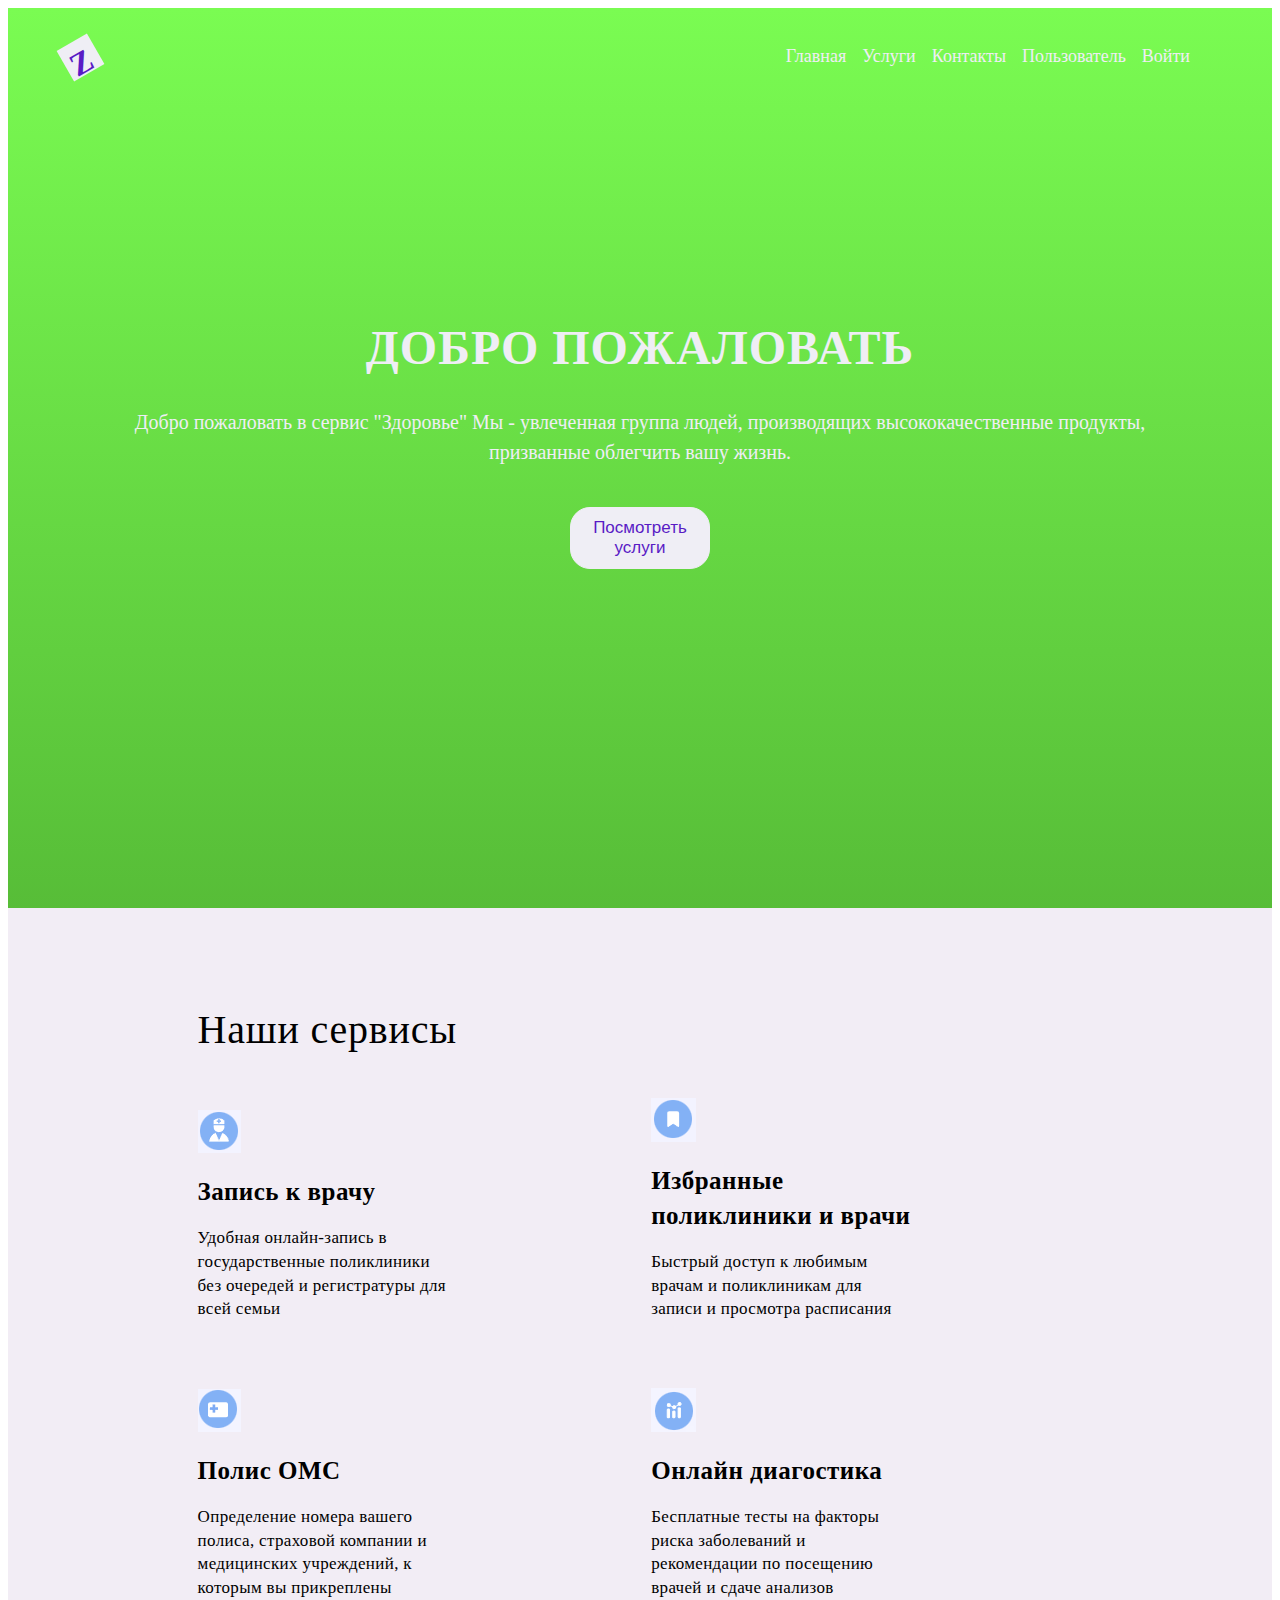
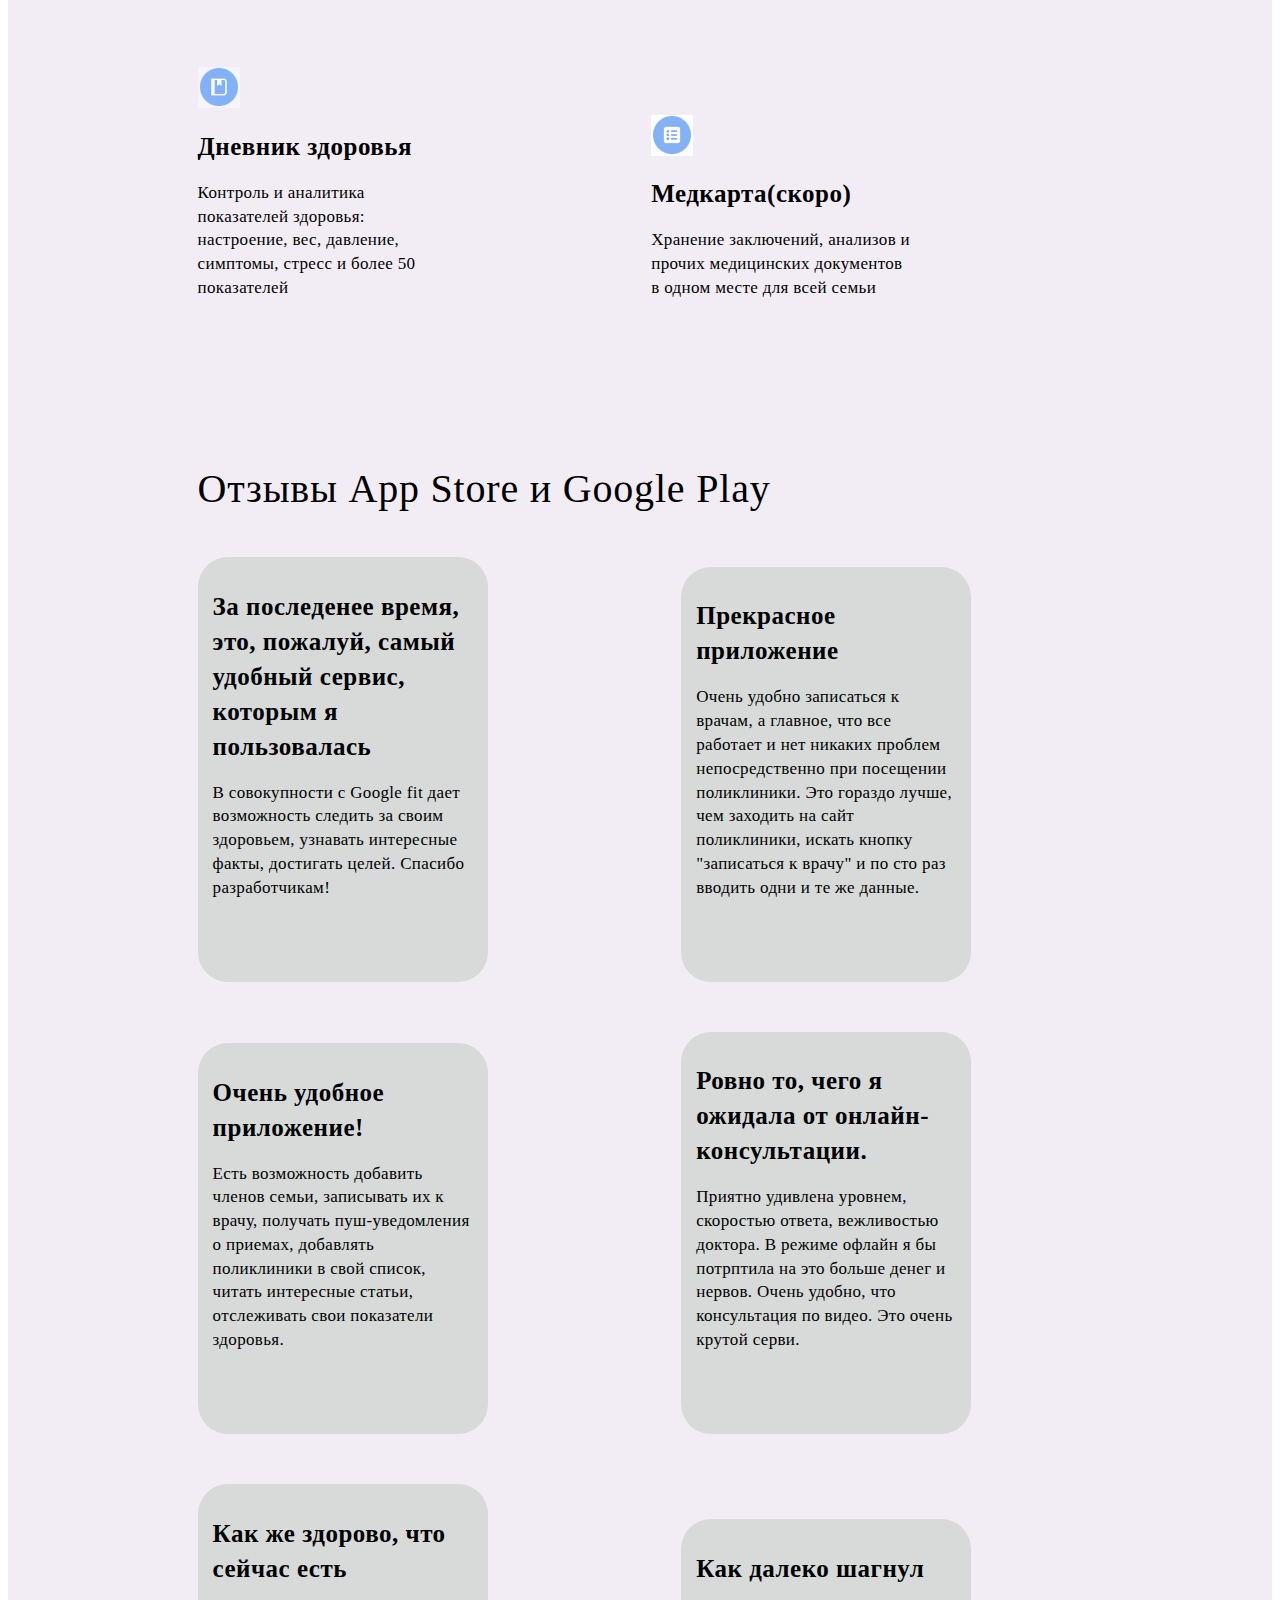
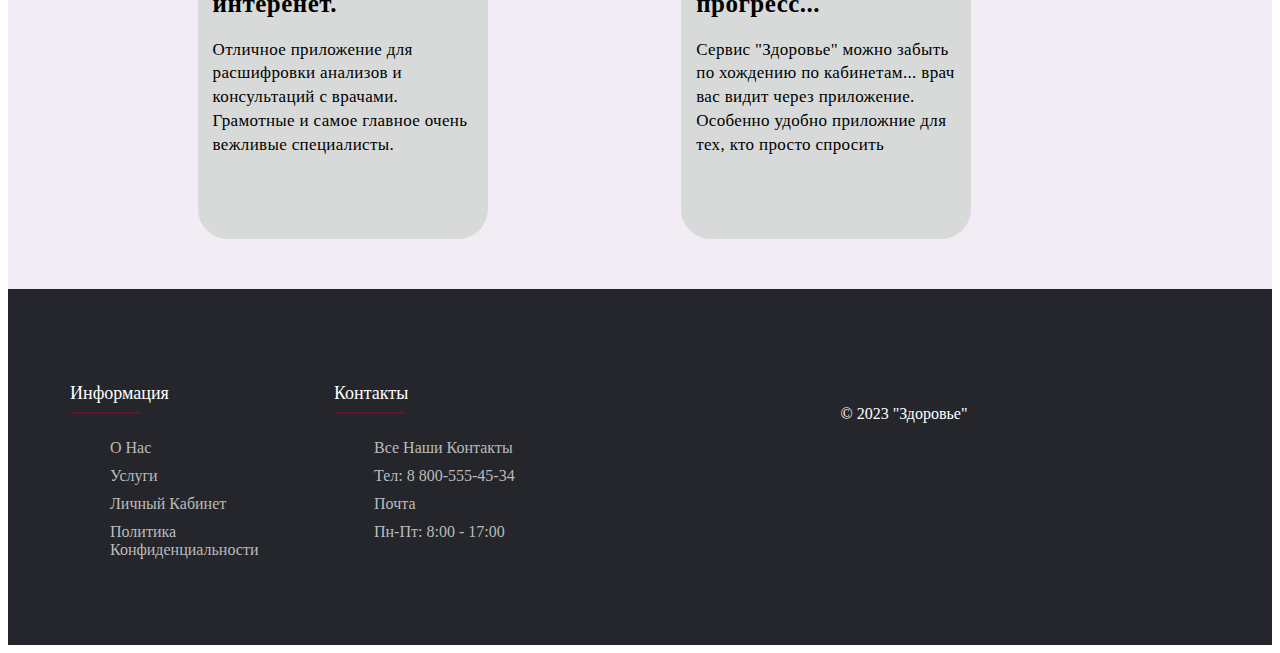
<file: index.html>
<!DOCTYPE html>
<html lang="en">
<head>
    <meta charset="UTF-8">
    <meta http-equiv="X-UA-Compatible" content="IE=edge">
    <meta name="viewport" content="width=device-width, initial-scale=1.0">
    <title>Document</title>
    <link rel="stylesheet" href="./css/zdorovie.css">
    
</head>
<body>
  <section_header>
    <link href="https://fonts.googleapis.com/css?family=Josefin+Sans" rel="stylesheet">
  <div class="container-fluid">
<!-- Background animtion-->
    <div class="background">
       <div class="cube"></div>
       <div class="cube"></div>
       <div class="cube"></div>
       <div class="cube"></div>
      <div class="cube"></div>
    </div>
<!-- header -->
   <header>
     <nav>
        <ul>
           <li><a href="/index.html">Главная</a></li>
            <li><a href="/vxod.html">Услуги</a></li>
            <li><a href="/contacts.html">Контакты</a></li>
            <li><a href="/vxod.html">Пользователь</a></li>
            <li><a href="/vxod.html">Войти</a></li>
         </ul>
       </nav>
<!-- logo -->
      <div class="logo"><span>Z</span></div>
<!-- title & content -->
      <section class="header-content">
         <h1>Добро пожаловать</h1>
        <p>Добро пожаловать в сервис "Здоровье" Мы - увлеченная группа людей, производящих высококачественные продукты,
            <br>призванные облегчить вашу жизнь.</p>
<!--        <button>Узнать больше</button>-->
        <button>Посмотреть услуги</button>
      </section>
    </header>
    </section_header>



  <section class="info">
      <div class="info_title">Наши сервисы</div>
      <div class="info_box">
          <img class="info_icon" src="./img/11.png">
          <h1 class="info_text">Запись к врачу</h1>
          <p class="info_subtext">Удобная онлайн-запись в государственные поликлиники без очередей и регистратуры для всей семьи</p>
      </div>

      <div class="info_box">
          <img class="info_icon" src="./img/22.png">
          <h1 class="info_text">Избранные поликлиники и врачи</h1>
          <p class="info_subtext">Быстрый доступ к любимым врачам и поликлиникам для записи и просмотра расписания</p>
      </div>

      <div class="info_box">
          <img class="info_icon" src="./img/33.png">
          <h1 class="info_text">Полис ОМС</h1>
          <p class="info_subtext">Определение номера вашего полиса, страховой компании и медицинских учреждений, к которым вы прикреплены</p>
      </div>

      <div class="info_box">
          <img class="info_icon" src="./img/44.png">
          <h1 class="info_text">Онлайн диагостика</h1>
          <p class="info_subtext">Бесплатные тесты на факторы риска заболеваний и рекомендации по посещению врачей и сдаче анализов</p>
      </div>

      <div class="info_box">
          <img class="info_icon" src="./img/55.png">
          <h1 class="info_text">Дневник здоровья</h1>
          <p class="info_subtext">Контроль и аналитика показателей здоровья: настроение, вес, давление, симптомы, стресс и более 50 показателей</p>
      </div>

      <div class="info_box">
          <img class="info_icon" src="./img/66.png">
          <h1 class="info_text">Медкарта(скоро)</h1>
          <p class="info_subtext">Хранение заключений, анализов и прочих медицинских документов в одном месте для всей семьи</p>
      </div>
  </section>


  <section class="info1">
      <div class="info_title1">Отзывы App Store и Google Play</div>

      <div class="info_box1">
          <h1 class="info_text1">За последенее время, это, пожалуй, самый удобный сервис, которым я пользовалась</h1>
          <p class="info_subtext1">В совокупности с Google fit дает возможность следить за своим здоровьем, узнавать интересные факты, достигать целей. Спасибо разработчикам!</p>
      </div>

      <div class="info_box1">
          <h1 class="info_text1">Прекрасное приложение</h1>
          <p class="info_subtext1">Очень удобно записаться к врачам, а главное, что все работает и нет никаких проблем непосредственно при посещении поликлиники. Это гораздо лучше, чем заходить на сайт поликлиники, искать кнопку "записаться к врачу" и по сто раз вводить одни и те же данные.</p>
      </div>

      <div class="info_box1">
          <h1 class="info_text1">Очень удобное приложение!</h1>
          <p class="info_subtext1">Есть возможность добавить членов семьи, записывать их к врачу, получать пуш-уведомления о приемах, добавлять поликлиники в свой список, читать интересные статьи, отслеживать свои показатели здоровья.</p>
      </div>

      <div class="info_box1">
          <h1 class="info_text1">Ровно то, чего я ожидала от онлайн-консультации.</h1>
          <p class="info_subtext1">Приятно удивлена уровнем, скоростью ответа, вежливостью доктора. В режиме офлайн я бы потрптила на это больше денег и нервов. Очень удобно, что консультация по видео. Это очень крутой серви.</p>
      </div>

      <div class="info_box1">
          <h1 class="info_text1">Как же здорово, что сейчас есть интеренет. </h1>
          <p class="info_subtext1">Отличное приложение для расшифровки анализов и консультаций с врачами. Грамотные и самое главное очень вежливые специалисты.</p>
      </div>

      <div class="info_box1">
          <h1 class="info_text1">Как далеко шагнул прогресс...</h1>
          <p class="info_subtext1">Сервис "Здоровье" можно забыть по хождению по кабинетам... врач вас видит через приложение. Особенно удобно приложние для тех, кто просто спросить</p>
      </div>
  </section>



  <footer class="footer">
  <div class="container">
   <div class="row">
     <div class="footer-col">
       <h4>Информация</h4>
       <ul>
         <li><a href="#">О нас</a></li>
         <li><a href="#">Услуги</a></li>
         <li><a href="#">Личный кабинет</a></li>
         <li><a href="#">Политика конфиденциальности</a></li>
       </ul>
     </div>
     
     <div class="footer-col">
      <h4>Контакты</h4>
      <ul>
          <li><a href="#">Все наши контакты</a></li>
          <li><a href="#">Тел: 8 800-555-45-34</a></li>
          <li><a href="#">Почта</a></li>
          <li><a href="#">Пн-Пт: 8:00 - 17:00</a></li>
      </ul>
      </div>
      <p class="footer_footer">© 2023 "Здоровье"</p>
    </div>
  </div>
</footer>
    
</body>
</html>
</file>
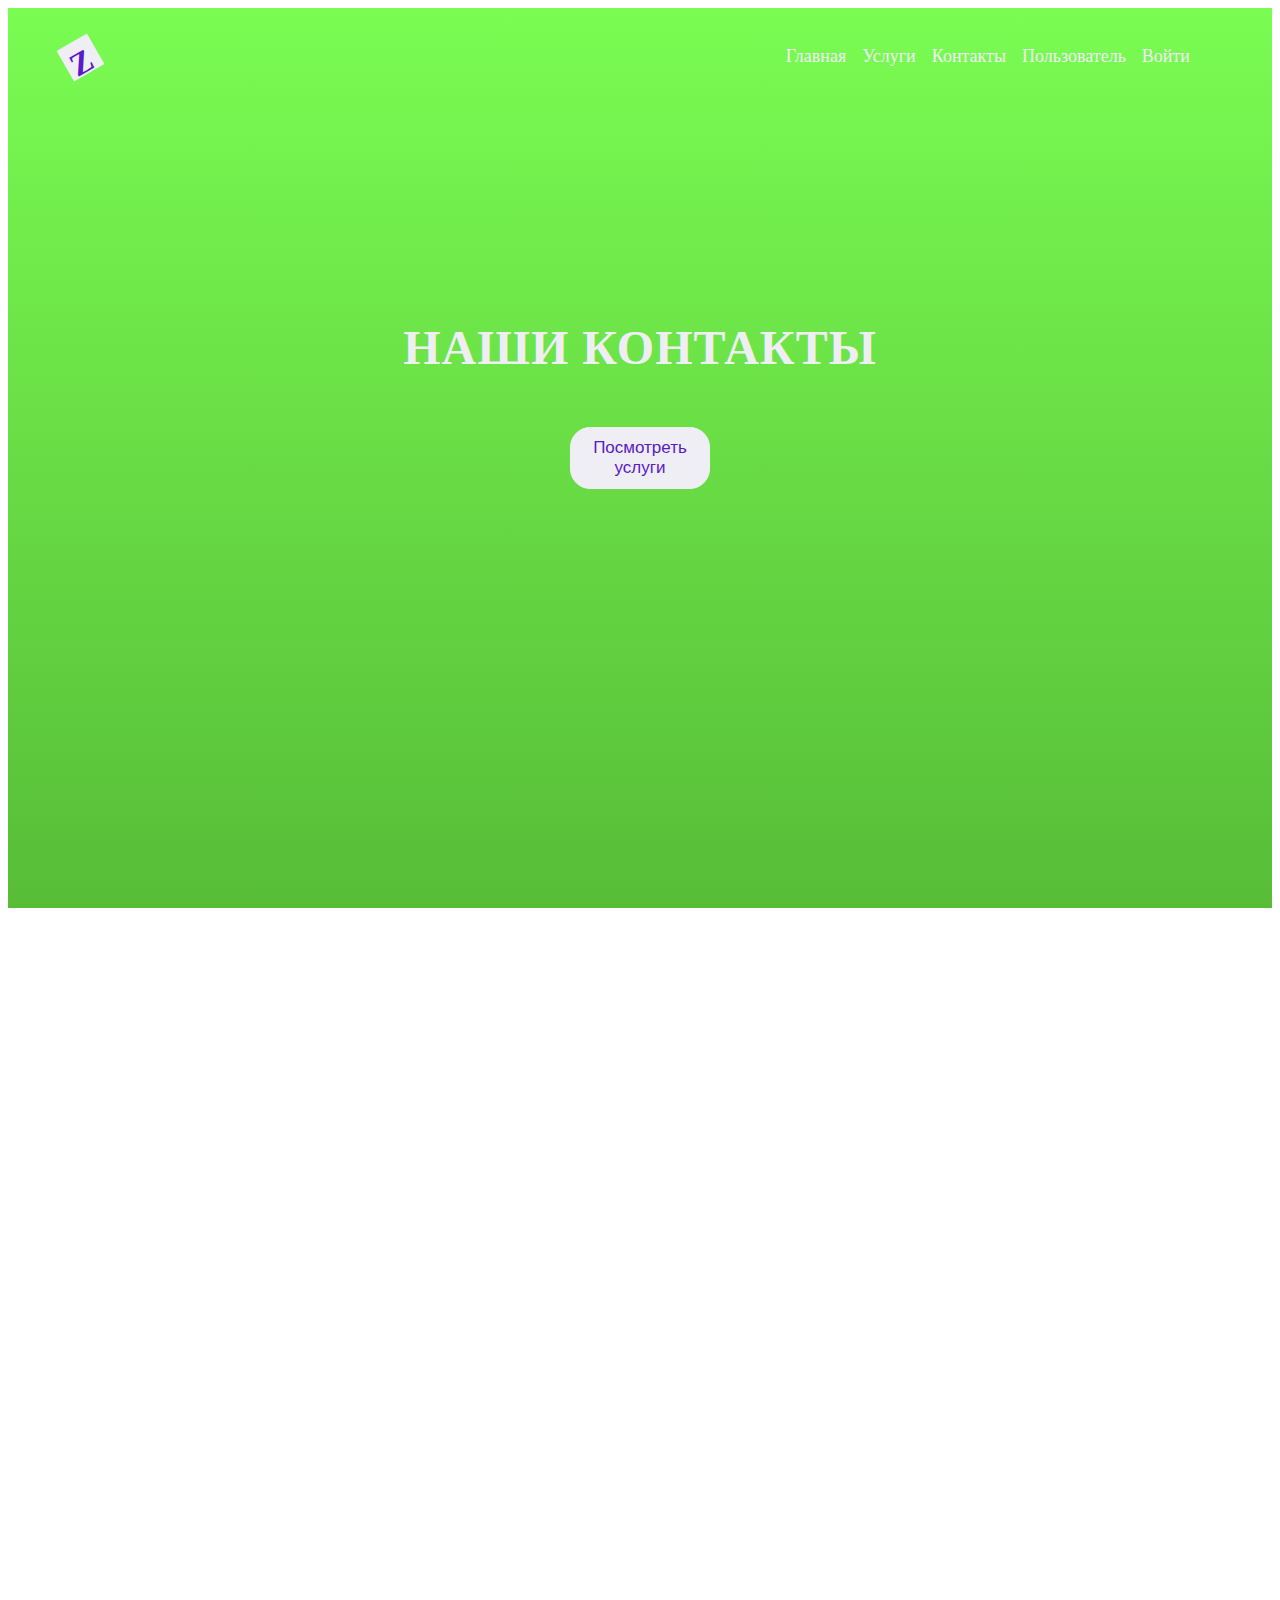
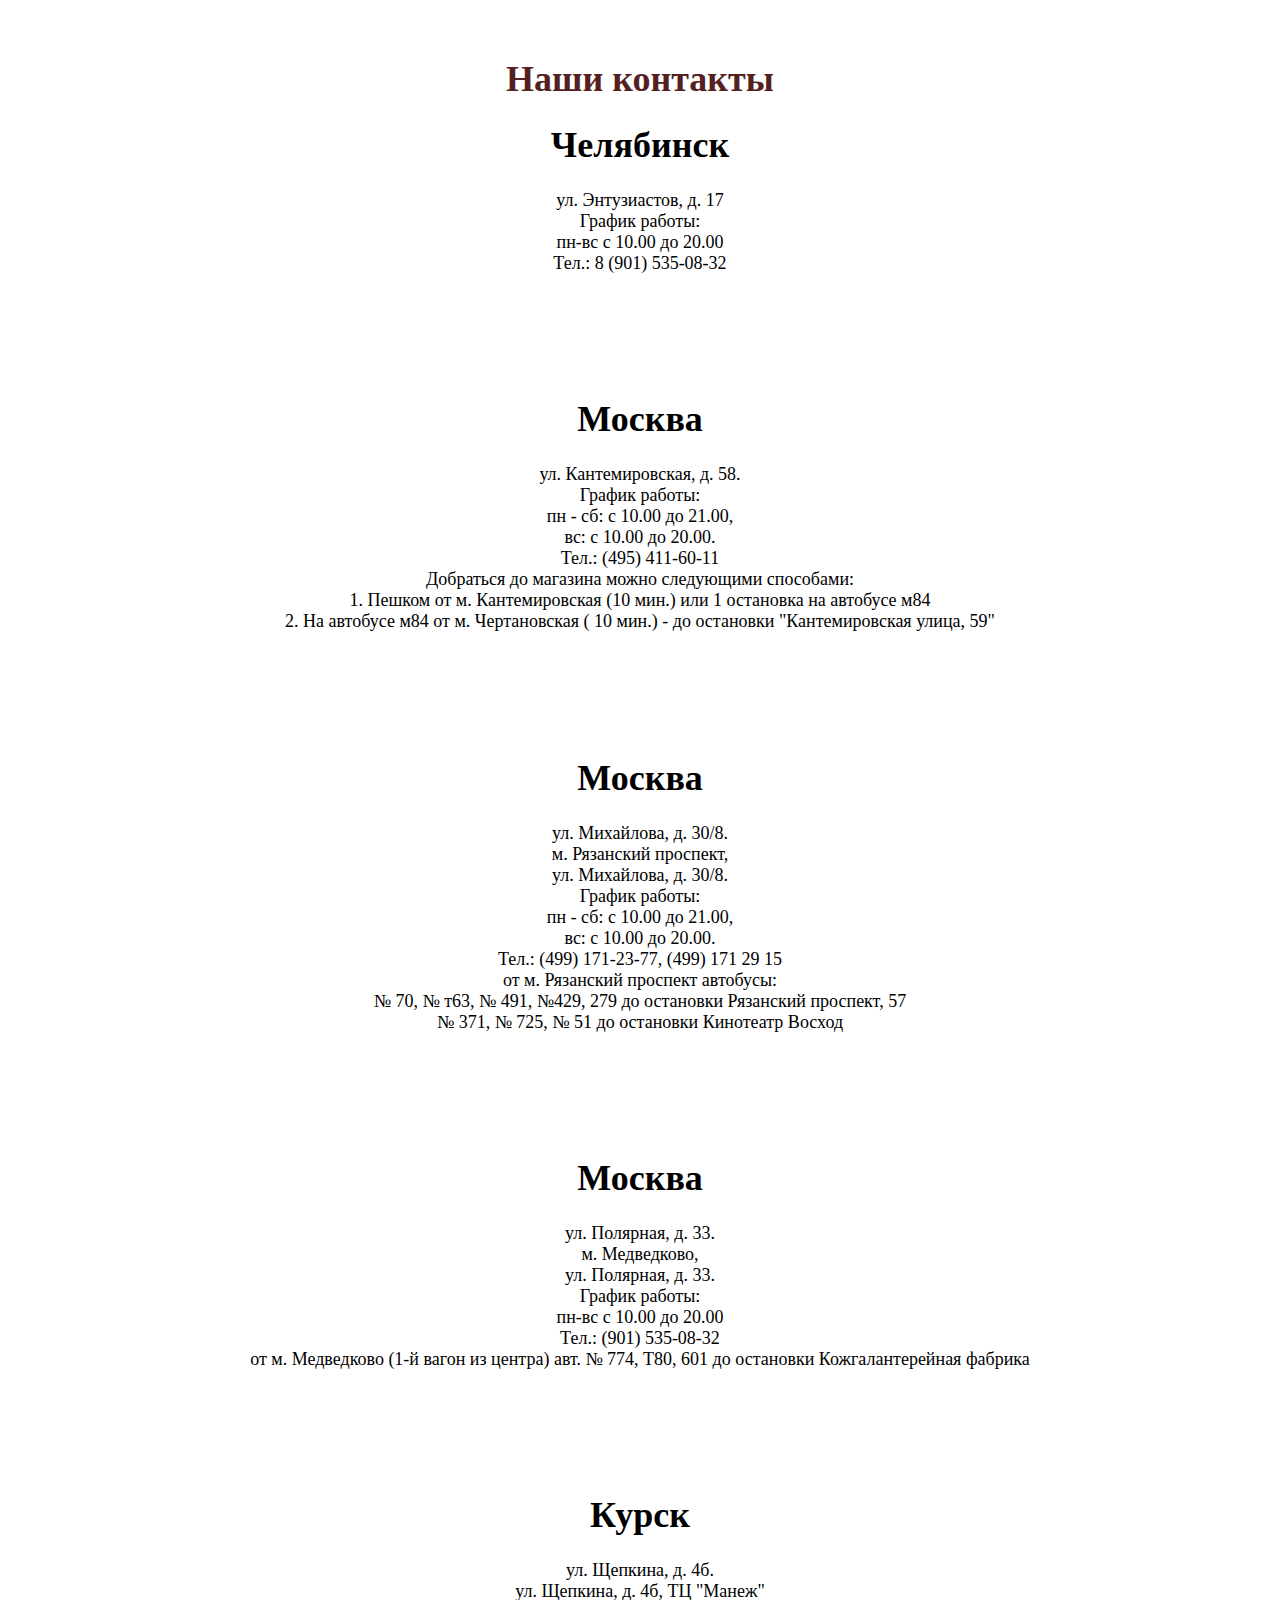
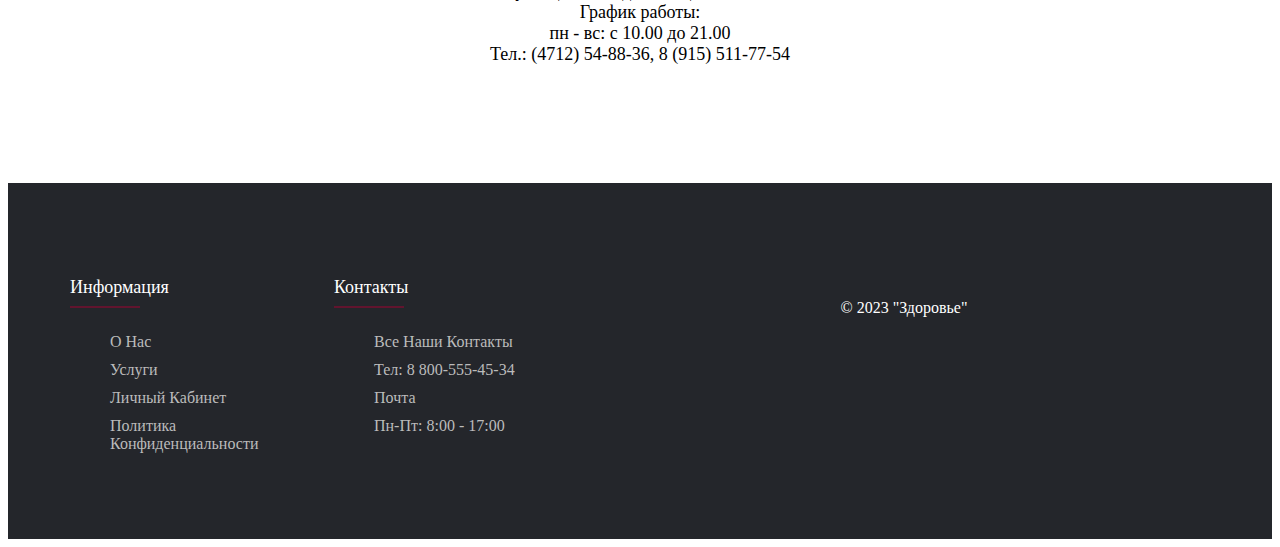
<file: contacts.html>
<!DOCTYPE html>
<html lang="en">
<head>
    <meta charset="UTF-8">
    <meta http-equiv="X-UA-Compatible" content="IE=edge">
    <meta name="viewport" content="width=device-width, initial-scale=1.0">
    <title>Document</title>
    <link rel="stylesheet" href="css/zdorovie.css">
    <link rel="stylesheet" href="css/contacts.css">
</head>
<body>
    <container_header>
        <link href="https://fonts.googleapis.com/css?family=Josefin+Sans" rel="stylesheet">
      <div class="container-fluid">
    <!-- Background animtion-->
        <div class="background">
           <div class="cube"></div>
           <div class="cube"></div>
           <div class="cube"></div>
           <div class="cube"></div>
          <div class="cube"></div>
        </div>
    <!-- header -->
       <header>
         <nav>
            <ul>
               <li><a href="/index.html">Главная</a></li>
                <li><a href="/services.html">Услуги</a></li>
                <li><a href="/contacts.html">Контакты</a></li>
                <li><a href="/vxod.html">Пользователь</a></li>
                <li><a href="/vxod.html">Войти</a></li>
             </ul>
           </nav>
    <!-- logo -->
          <div class="logo"><span>Z</span></div>
    <!-- title & content -->
          <section class="header-content">
             <h1>Наши контакты</h1>
            <button>Посмотреть услуги</button>
          </section>
      </header>
    </container_header>

    <iframe class="contacts_card" src="https://www.google.com/maps/embed?pb=!1m18!1m12!1m3!1d2279.84061779648!2d61.375747615637785!3d55.151067745706264!2m3!1f0!2f0!3f0!3m2!1i1024!2i768!4f13.1!3m3!1m2!1s0x43c592bca4138d33%3A0x8c18120651f56d0f!2z0YPQuy4g0K3QvdGC0YPQt9C40LDRgdGC0L7QsiwgMTcsINCn0LXQu9GP0LHQuNC90YHQuiwg0KfQtdC70Y_QsdC40L3RgdC60LDRjyDQvtCx0LsuLCA0NTQwMjA!5e0!3m2!1saz!2sru!4v1678530935014!5m2!1saz!2sru" width="600" height="450" style="border:0;" allowfullscreen="" loading="lazy" referrerpolicy="no-referrer-when-downgrade"></iframe>

    <section class="contacts">
        <div class="contacts_text">
            <h1 class="contacts_title1">Наши контакты</h1>
            <h1 class="contacts_title">Челябинск</h1>
            <p class="contacts_subtitle">ул. Энтузиастов, д. 17 <br>

                График работы: <br>
                пн-вс с 10.00 до 20.00 <br>

                Тел.: 8 (901) 535-08-32
                </p>
        </div>

        <div class="contacts_text">
            <h1 class="contacts_title">Москва</h1>
            <p class="contacts_subtitle">ул. Кантемировская, д. 58.<br>

                График работы: <br>
                пн - сб: с 10.00 до 21.00, <br>
                вс: с 10.00 до 20.00. <br>
                
                Тел.: (495) 411-60-11<br>
                Добраться до магазина можно следующими способами:<br>
                
                1. Пешком от м. Кантемировская (10 мин.) или 1 остановка на автобусе м84<br>
                
                2. На автобусе м84 от м. Чертановская ( 10 мин.) - до остановки "Кантемировская улица, 59"
                
                </p>
        </div>

        <div class="contacts_text">
            <h1 class="contacts_title">Москва</h1>
            <p class="contacts_subtitle">ул. Михайлова, д. 30/8.<br>

                м. Рязанский проспект, <br>
                ул. Михайлова, д. 30/8.<br>

                График работы: <br>
                пн - сб: с 10.00 до 21.00,<br>
                вс: с 10.00 до 20.00. <br>

                Тел.: (499) 171-23-77, (499) 171 29 15<br>
                от м. Рязанский проспект автобусы:<br>

                № 70, № т63, № 491, №429, 279 до  остановки Рязанский проспект, 57
                <br>
                № 371, № 725, № 51 до остановки Кинотеатр Восход
                </p>
        </div>

        <div class="contacts_text">
            <h1 class="contacts_title">Москва</h1>
            <p class="contacts_subtitle">ул. Полярная, д. 33. <br>

                м. Медведково, <br>
                ул. Полярная, д. 33. <br>

                График работы: <br>
                пн-вс с 10.00 до 20.00 <br>

                Тел.: (901) 535-08-32<br>
                от м. Медведково (1-й вагон из центра) авт. № 774, Т80, 601 до остановки Кожгалантерейная фабрика
                </p>
        </div>

        <div class="contacts_text">
            <h1 class="contacts_title">Курск</h1>
            <p class="contacts_subtitle">ул. Щепкина, д. 4б. <br>

                ул. Щепкина, д. 4б, ТЦ "Манеж"<br>

                График работы: <br>
                пн - вс: с 10.00 до 21.00<br>

                Тел.: (4712) 54-88-36, 8 (915) 511-77-54<br>
            </p>
        </div>

        <!-- <div class="tel">
        <div class="contacts_tel"> -->
            <!-- <h1 class="contacts_tel_text">Контакты</h1> -->
            <!-- <p class="contacts_tel_title">Приемная генерального директора</p>
            <p class="contacts_tel_subtitle">+7 (351) 749-56-01 (доб. 101)</p>
        </div>

        <div class="contacts_tel">
            <p class="contacts_tel_title">Отдел продаж</p>
            <p class="contacts_tel_subtitle">+7 (351) 749 56 01 (доб. 109, 206, 204)</p>
        </div>

        <div class="contacts_tel">
            <p class="contacts_tel_title">Отдел снабжения</p>
            <p class="contacts_tel_subtitle">+7 (351) 749 56 01 (доб. 112, 294, 235)</p>
        </div>

        <div class="contacts_tel">
            <p class="contacts_tel_title">Отдел качества</p>
            <p class="contacts_tel_subtitle">+7 (351) 749 56 01 (доб. 126, 375, 447)</p>
        </div>

        <div class="contacts_tel">
            <p class="contacts_tel_title">Отдел внешнеэкономической деятельности</p>
            <p class="contacts_tel_subtitle">+7 (351) 749 56 01 (доб. 129, 392)</p>
        </div>

        <div class="contacts_tel">
            <p class="contacts_tel_title">Автотранспортное хозяйство</p>
            <p class="contacts_tel_subtitle">+7 (351) 749 56 01 (доб. 123, 122)</p>
        </div>

        <div class="contacts_tel">
            <p class="contacts_tel_title">Отдел по охране труда и пожарной безопасности</p>
            <p class="contacts_tel_subtitle">+7 (351) 749 56 01 (доб. 406, 421)</p>
        </div>

        <div class="contacts_tel">
            <p class="contacts_tel_title">Отдел по экологической и хозяйственной деятельности</p>
            <p class="contacts_tel_subtitle">+7 (351) 749 56 01 (доб. 405)</p>
        </div>

        <div class="contacts_tel">
            <p class="contacts_tel_title">Отдел информационных технологий</p>
            <p class="contacts_tel_subtitle">+7 (351) 749 56 01 (доб. 444, 311, 211)</p>
        </div>

        <div class="contacts_tel">
            <p class="contacts_tel_title">Отдел по развитию ассортимента</p>
            <p class="contacts_tel_subtitle">+7 (351) 749 56 01 (доб. 404, 106, 202)</p>
        </div>

        <div class="contacts_tel">
            <p class="contacts_tel_title">Отдел рекламы</p>
            <p class="contacts_tel_subtitle">+7 (351) 749 56 01 (доб. 434, 433, 166, 130)</p>
        </div>

        <div class="contacts_tel">
            <p class="contacts_tel_title">Отдел по сопровождению розничной торговли</p>
            <p class="contacts_tel_subtitle">+7 (351) 749 56 01 (доб. 410, 458, 396)</p>
        </div>

        <div class="contacts_tel">
            <p class="contacts_tel_title">Отдел труда и заработной платы</p>
            <p class="contacts_tel_subtitle">+7 (351) 749 56 01 (доб. 407, 257, 397)</p>
        </div>

        <div class="contacts_tel">
            <p class="contacts_tel_title">Отдел кадров</p>
            <p class="contacts_tel_subtitle">+7 (351) 749 56 01 (доб. 117, 500, 343)</p>
        </div>

        <div class="contacts_tel">
            <p class="contacts_tel_title">Бухгалтерия</p>
            <p class="contacts_tel_subtitle">+7 (351) 749 56 01 (доб. 127, 159, 162, 269)</p>
        </div>
        </div> -->

    </section>


    <footer class="footer">
  <div class="container">
   <div class="row">
     <div class="footer-col">
       <h4>Информация</h4>
       <ul>
         <li><a href="about.html">О нас</a></li>
         <li><a href="catalog.html">Услуги</a></li>
         <li><a href="#">Личный кабинет</a></li>
         <li><a href="#">Политика конфиденциальности</a></li>
       </ul>
     </div>
     
     <div class="footer-col">
      <h4>Контакты</h4>
      <ul>
          <li><a href="#">Все наши контакты</a></li>
          <li><a href="#">Тел: 8 800-555-45-34</a></li>
          <li><a href="#">Почта</a></li>
          <li><a href="#">Пн-Пт: 8:00 - 17:00</a></li>
      </ul>
      </div>
      <p class="footer_footer">© 2023 "Здоровье"</p>
    </div>
  </div>
</footer>
    
</body>
</html>
</file>
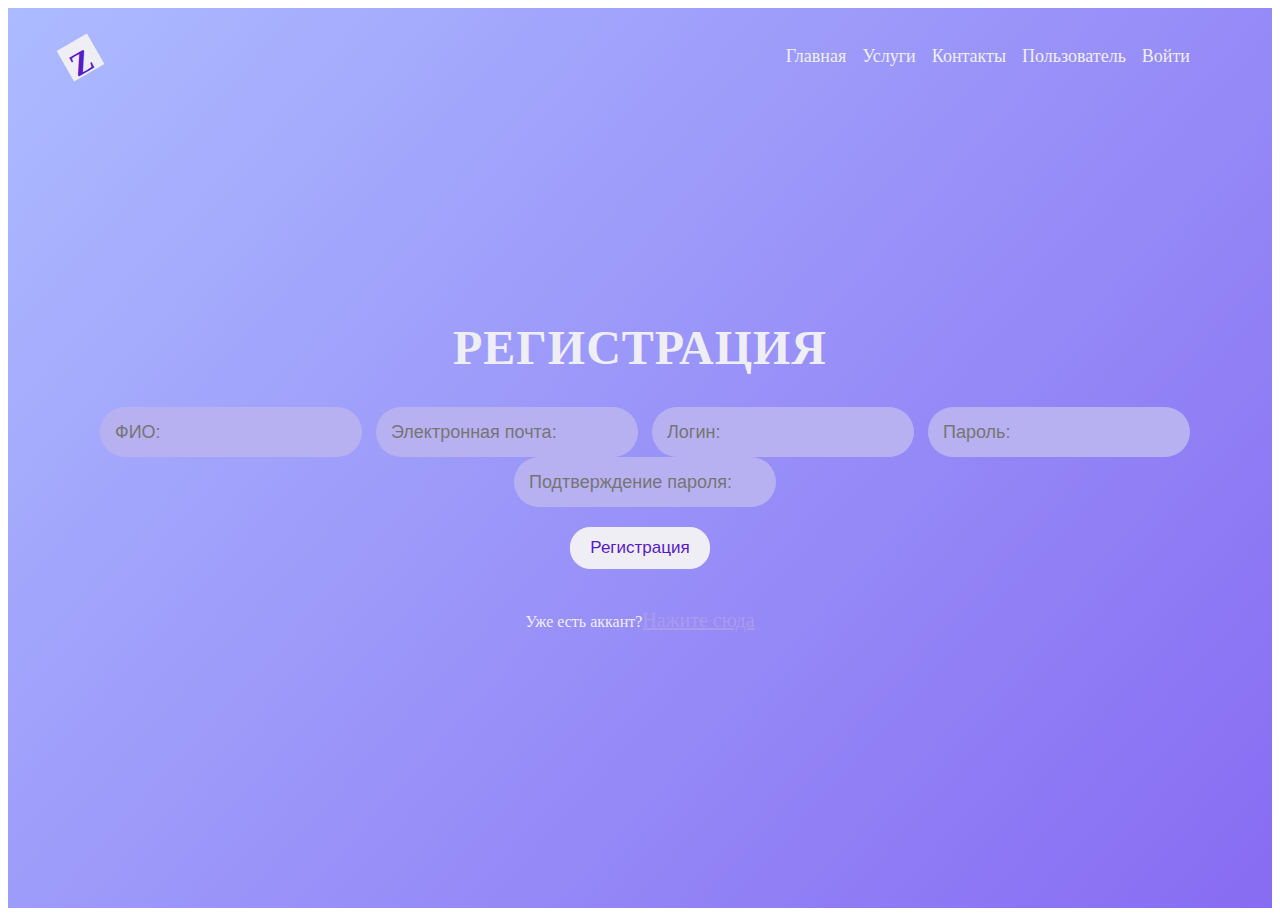
<file: regictr.html>
<!DOCTYPE html>
<html lang="en">
<head>
    <meta charset="UTF-8">
    <meta http-equiv="X-UA-Compatible" content="IE=edge">
    <meta name="viewport" content="width=device-width, initial-scale=1.0">
    <title>Document</title>
    <link rel="stylesheet" href="./css/registr.css">
</head>
<body>
    <container_header_vxod>
        <link href="https://fonts.googleapis.com/css?family=Josefin+Sans" rel="stylesheet">
      <div class="container-fluid">
    <!-- Background animtion-->
        <div class="background">
           <div class="cube"></div>
           <div class="cube"></div>
           <div class="cube"></div>
           <div class="cube"></div>
          <div class="cube"></div>
        </div>
    <!-- header -->
       <header>
         <nav>
            <ul>
               <li><a href="/index.html">Главная</a></li>
                <li><a href="/services.html">Услуги</a></li>
                <li><a href="/contacts.html">Контакты</a></li>
                <li><a href="/vxod.html">Пользователь</a></li>
                <li><a href="/vxod.html">Войти</a></li>
             </ul>
           </nav>
    <!-- logo -->
          <div class="logo"><span>Z</span></div>
    <!-- title & content -->
          <section class="header-content">
             <h1>Регистрация</h1>
            <div id="wrapper">
                <form class="fform" method="POST" action="/api/coresite/register.php" autocomplete="off">

                    <input class="form" type="text" name="name" placeholder="ФИО:" required>

                    <input class="form" type="email" name="email" placeholder="Электронная почта:" required>

                    <input class="form" type="text" name="login" placeholder="Логин:" required>

                    <input class="form" type="password" name="password" placeholder="Пароль:" required>

                    <input class="form" type="password" name="confirm_password" placeholder="Подтверждение пароля:" required>
                    <br><button type="submit" name="register">Регистрация</button>
                </form>
                <p>Уже есть аккант?<a href="/vxod2.html">Нажите сюда</a></p>
            </div>
          </section>
      </header>
    </container_header_vxod>




    
</body>
</html>
</file>
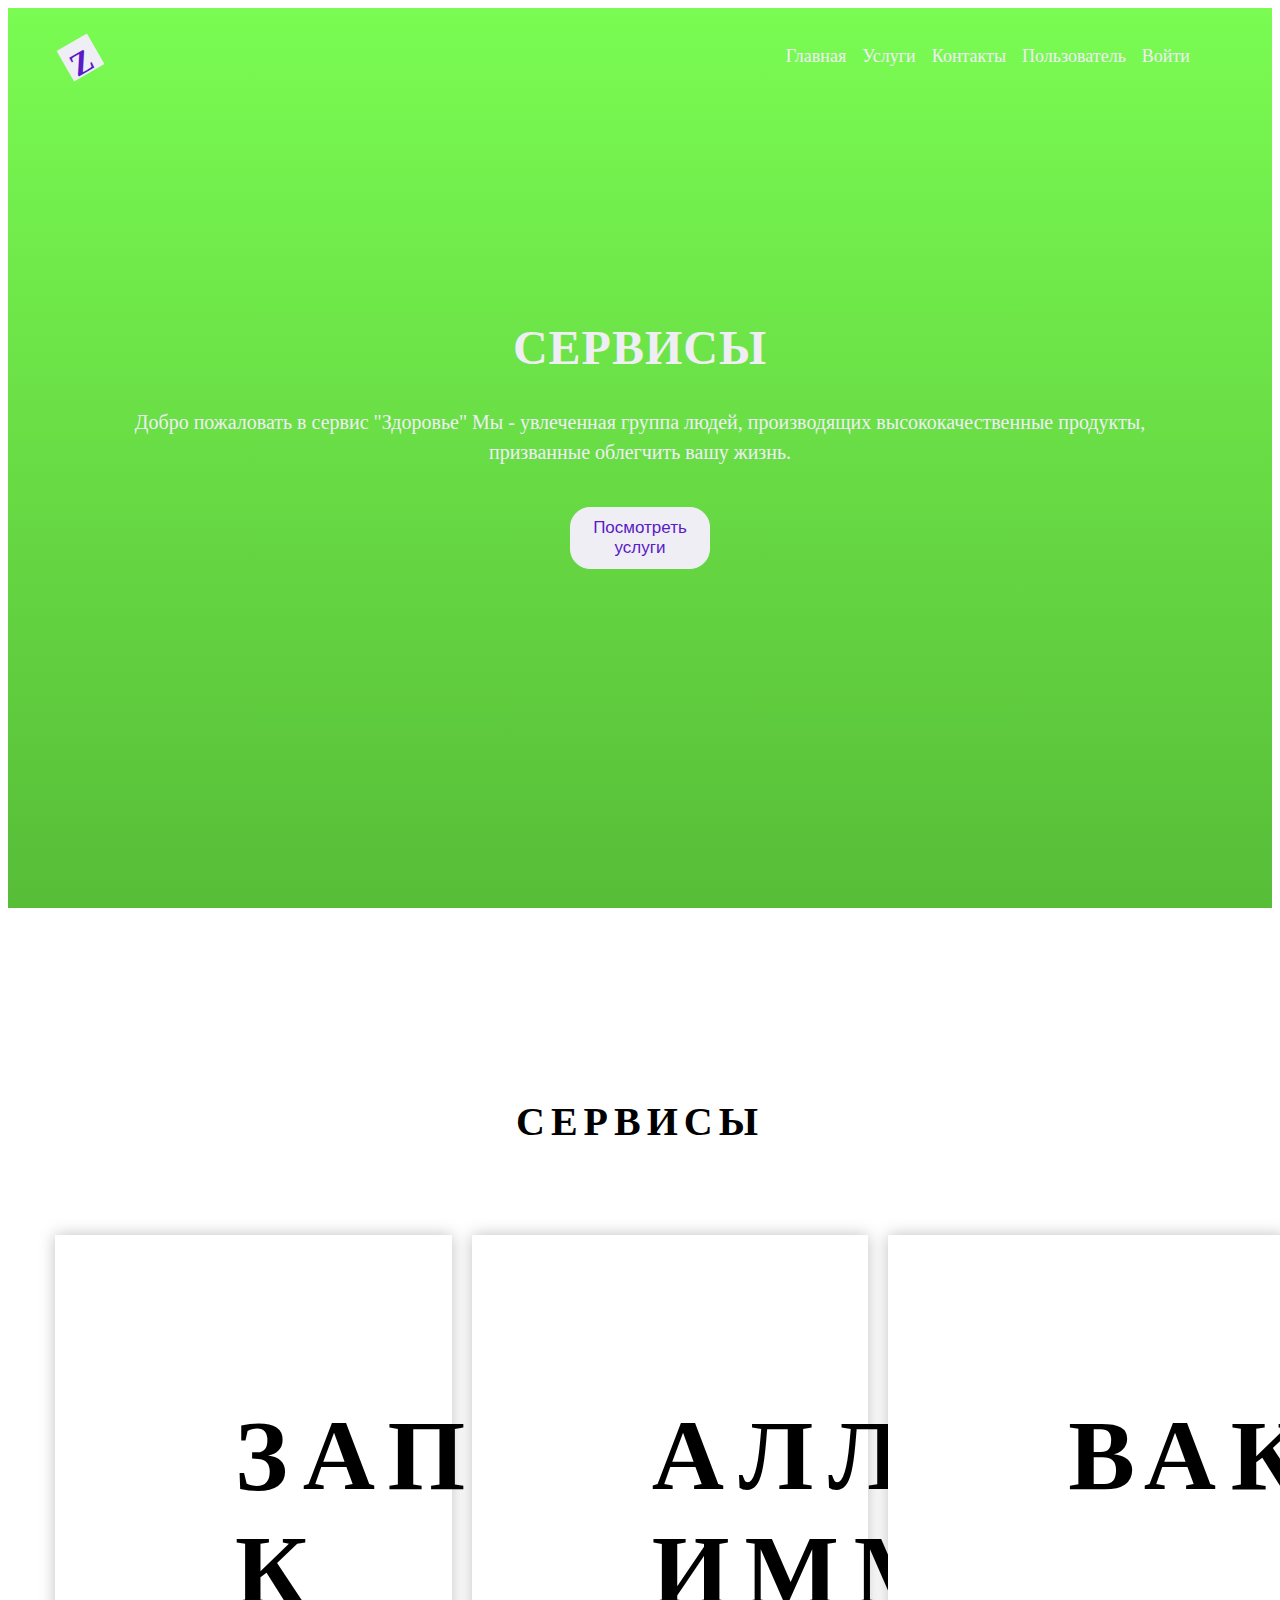
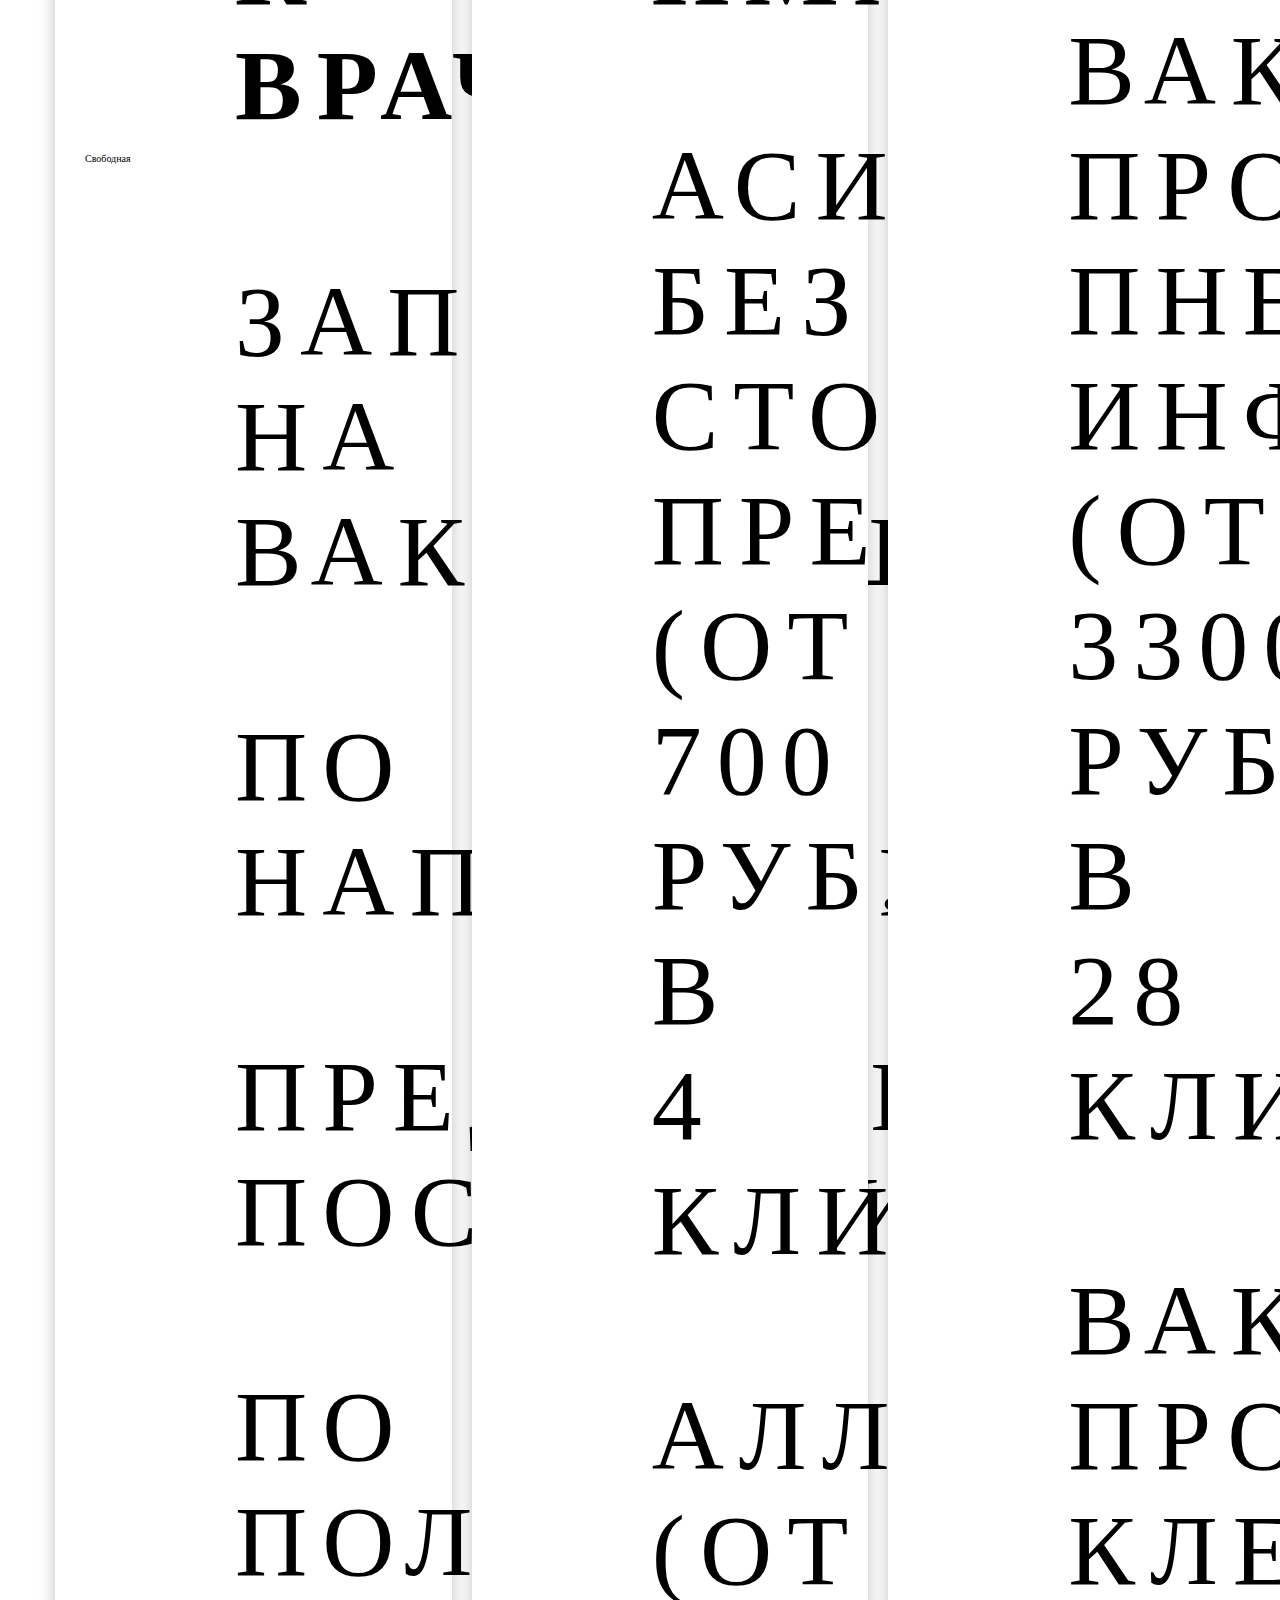
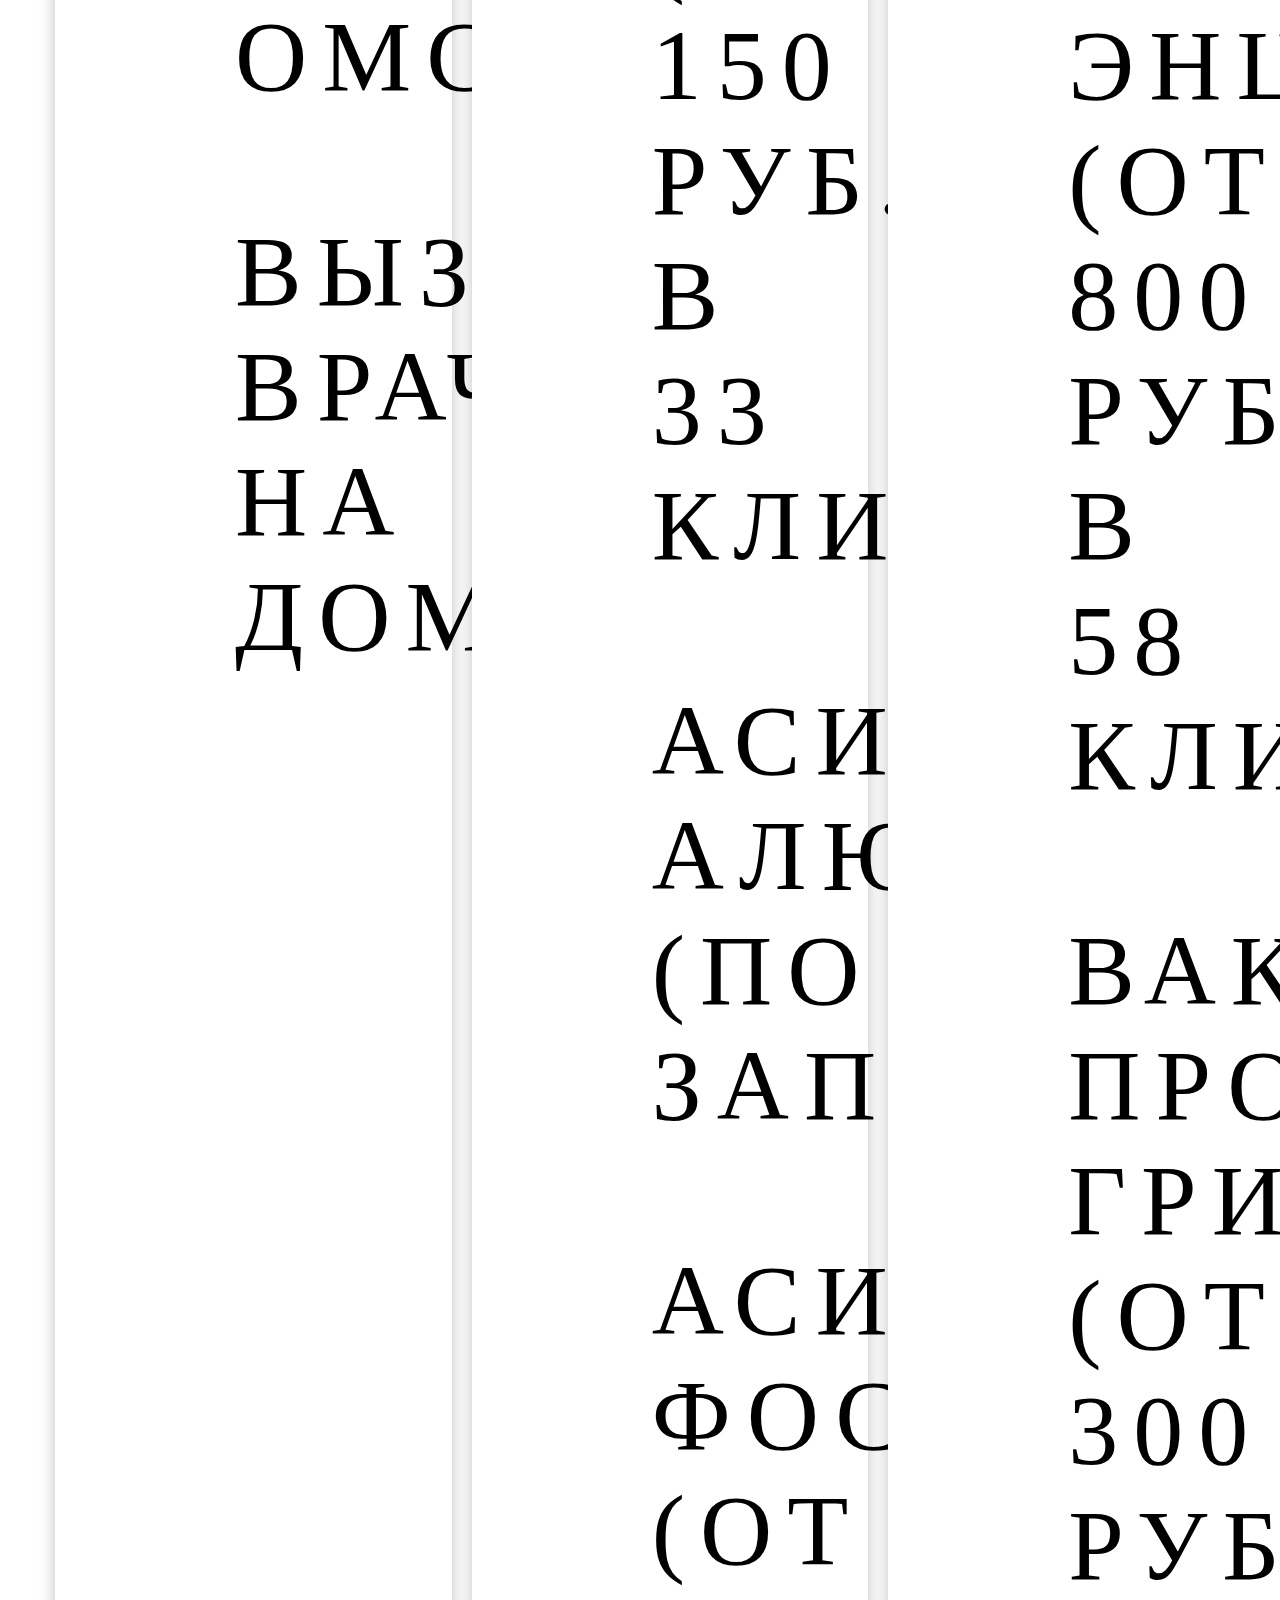
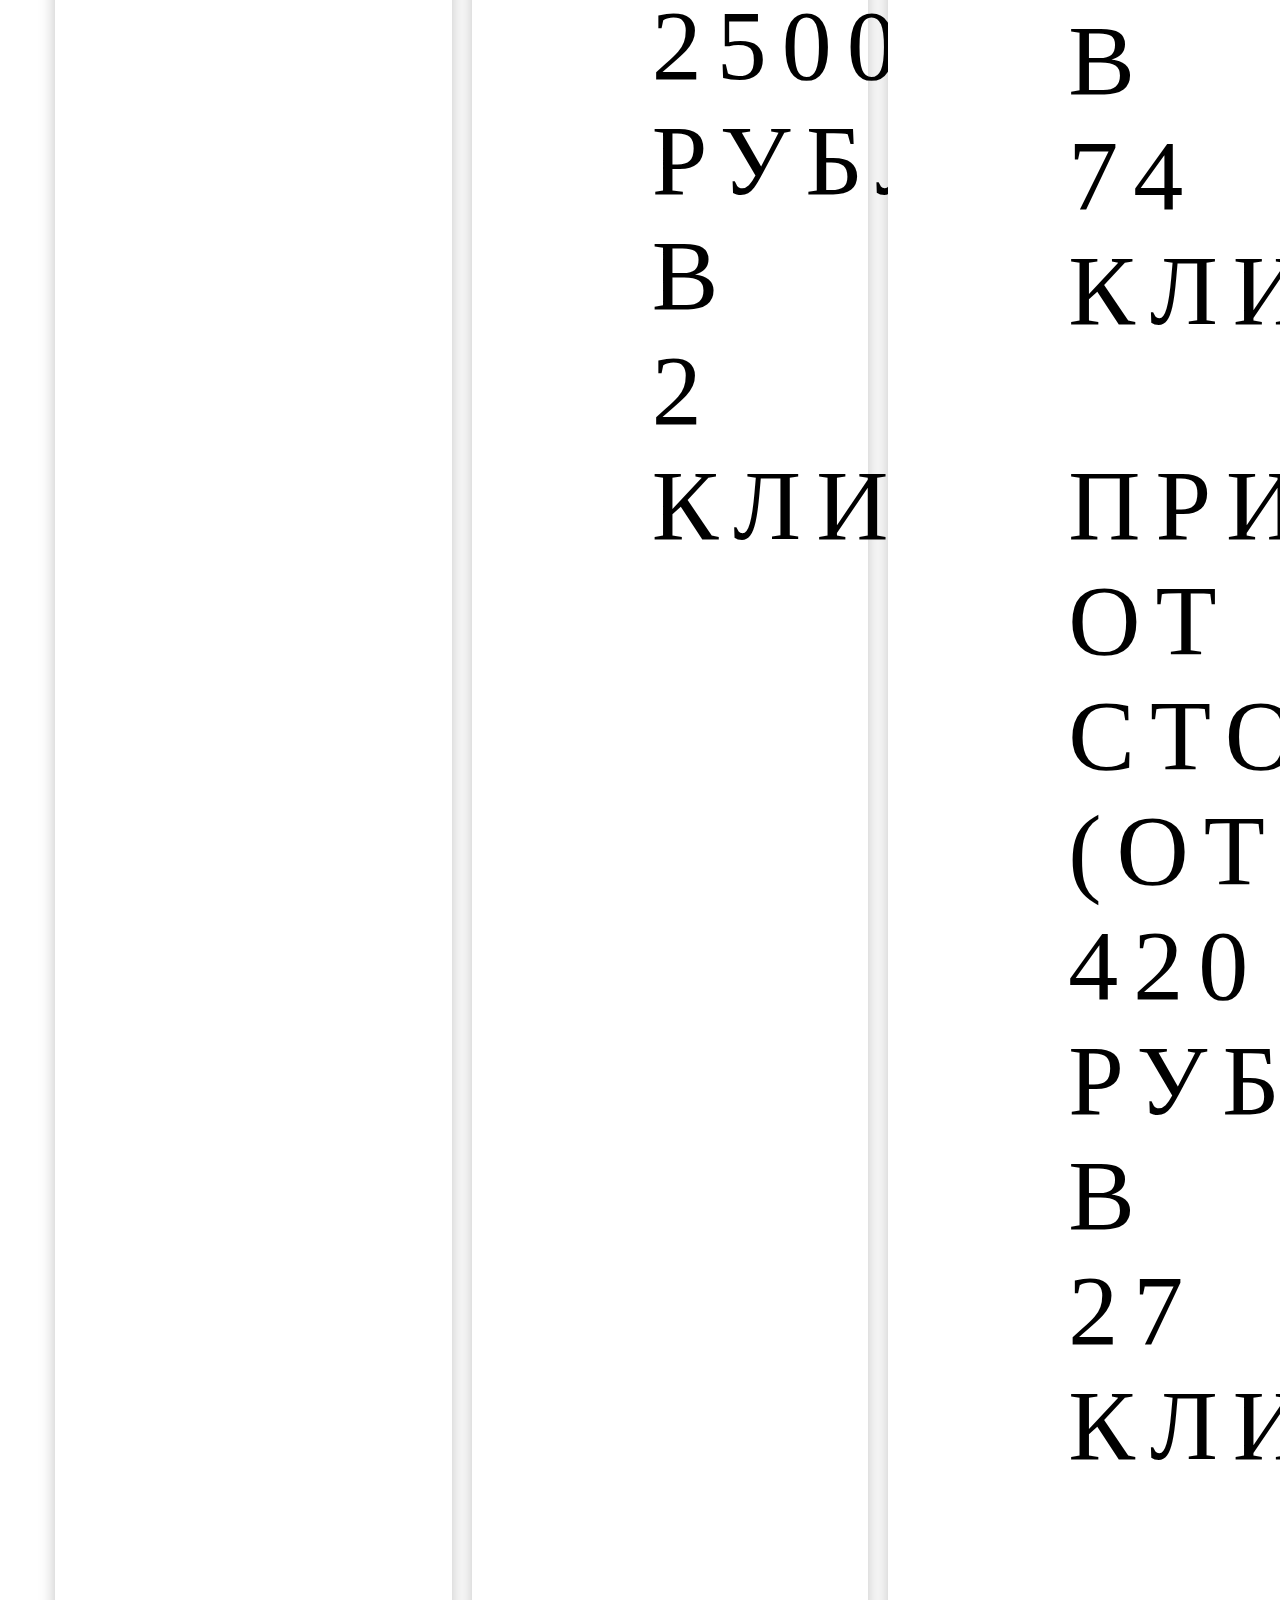
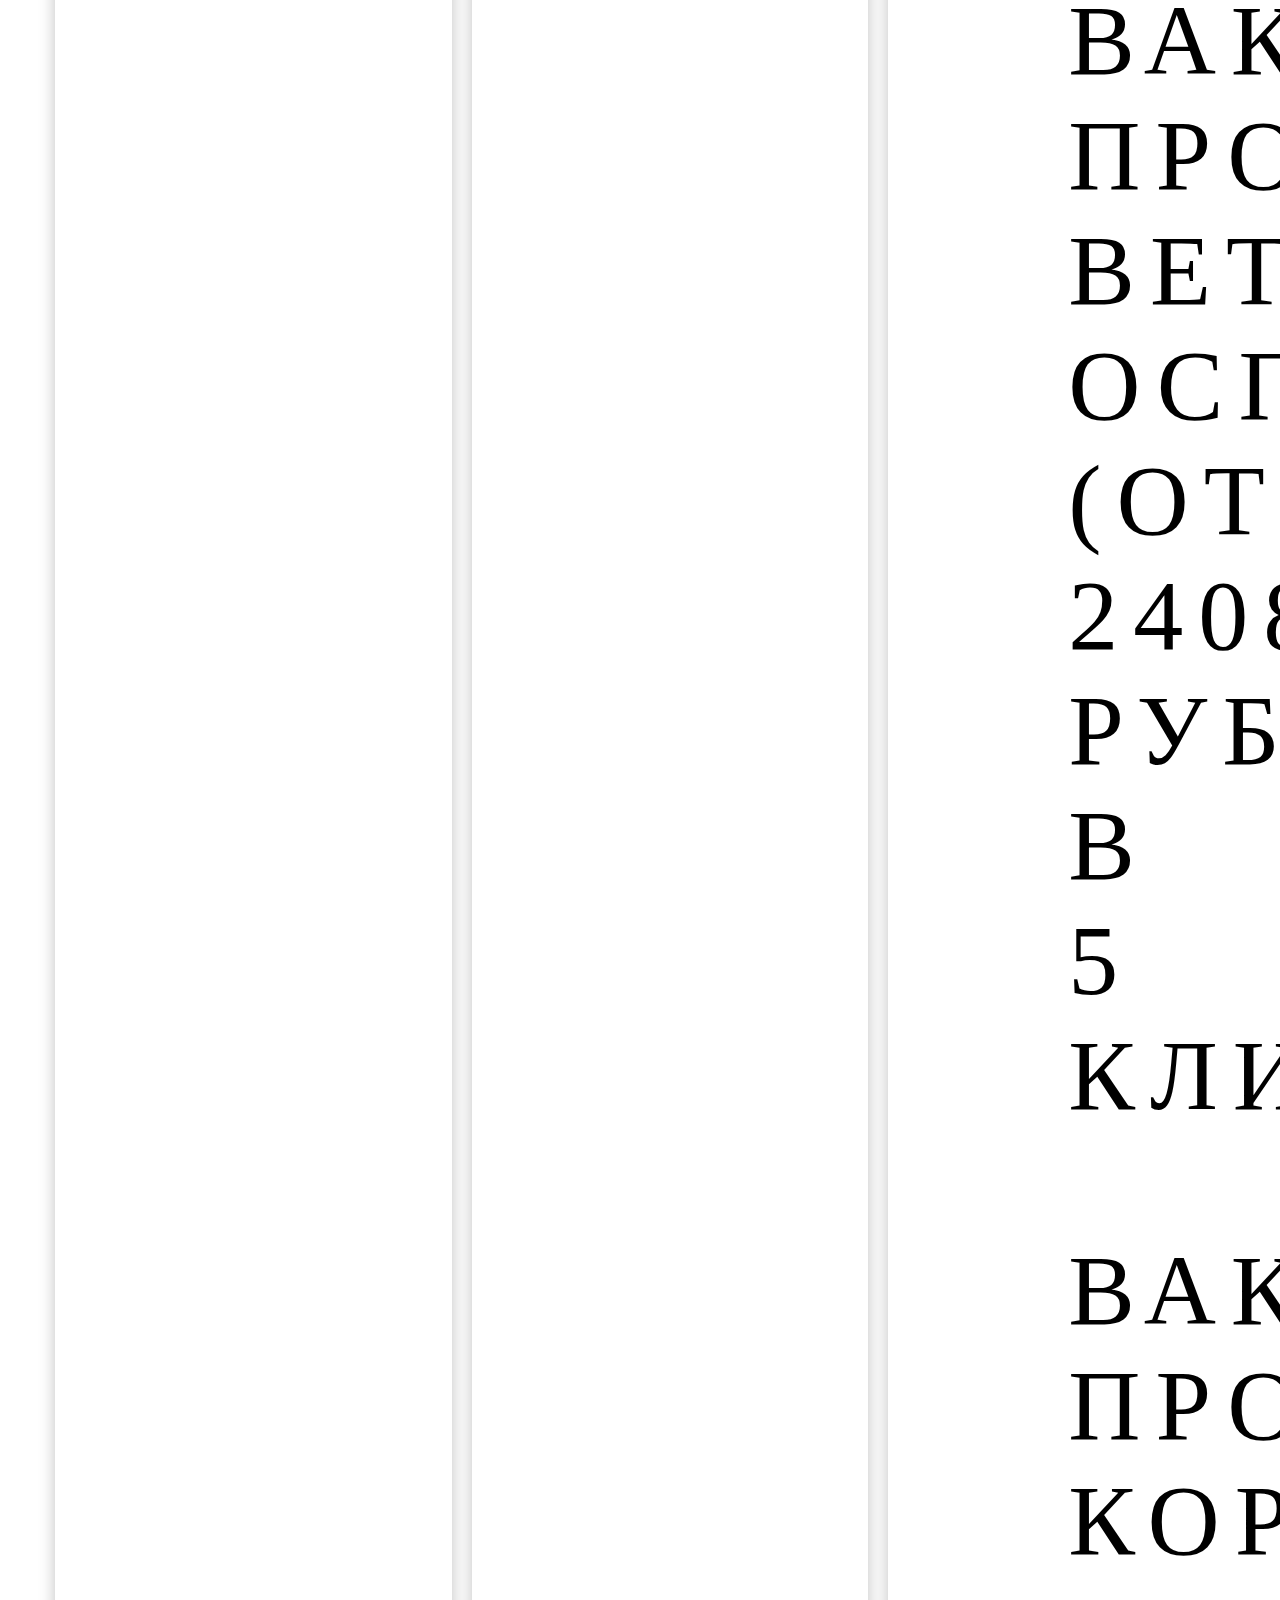
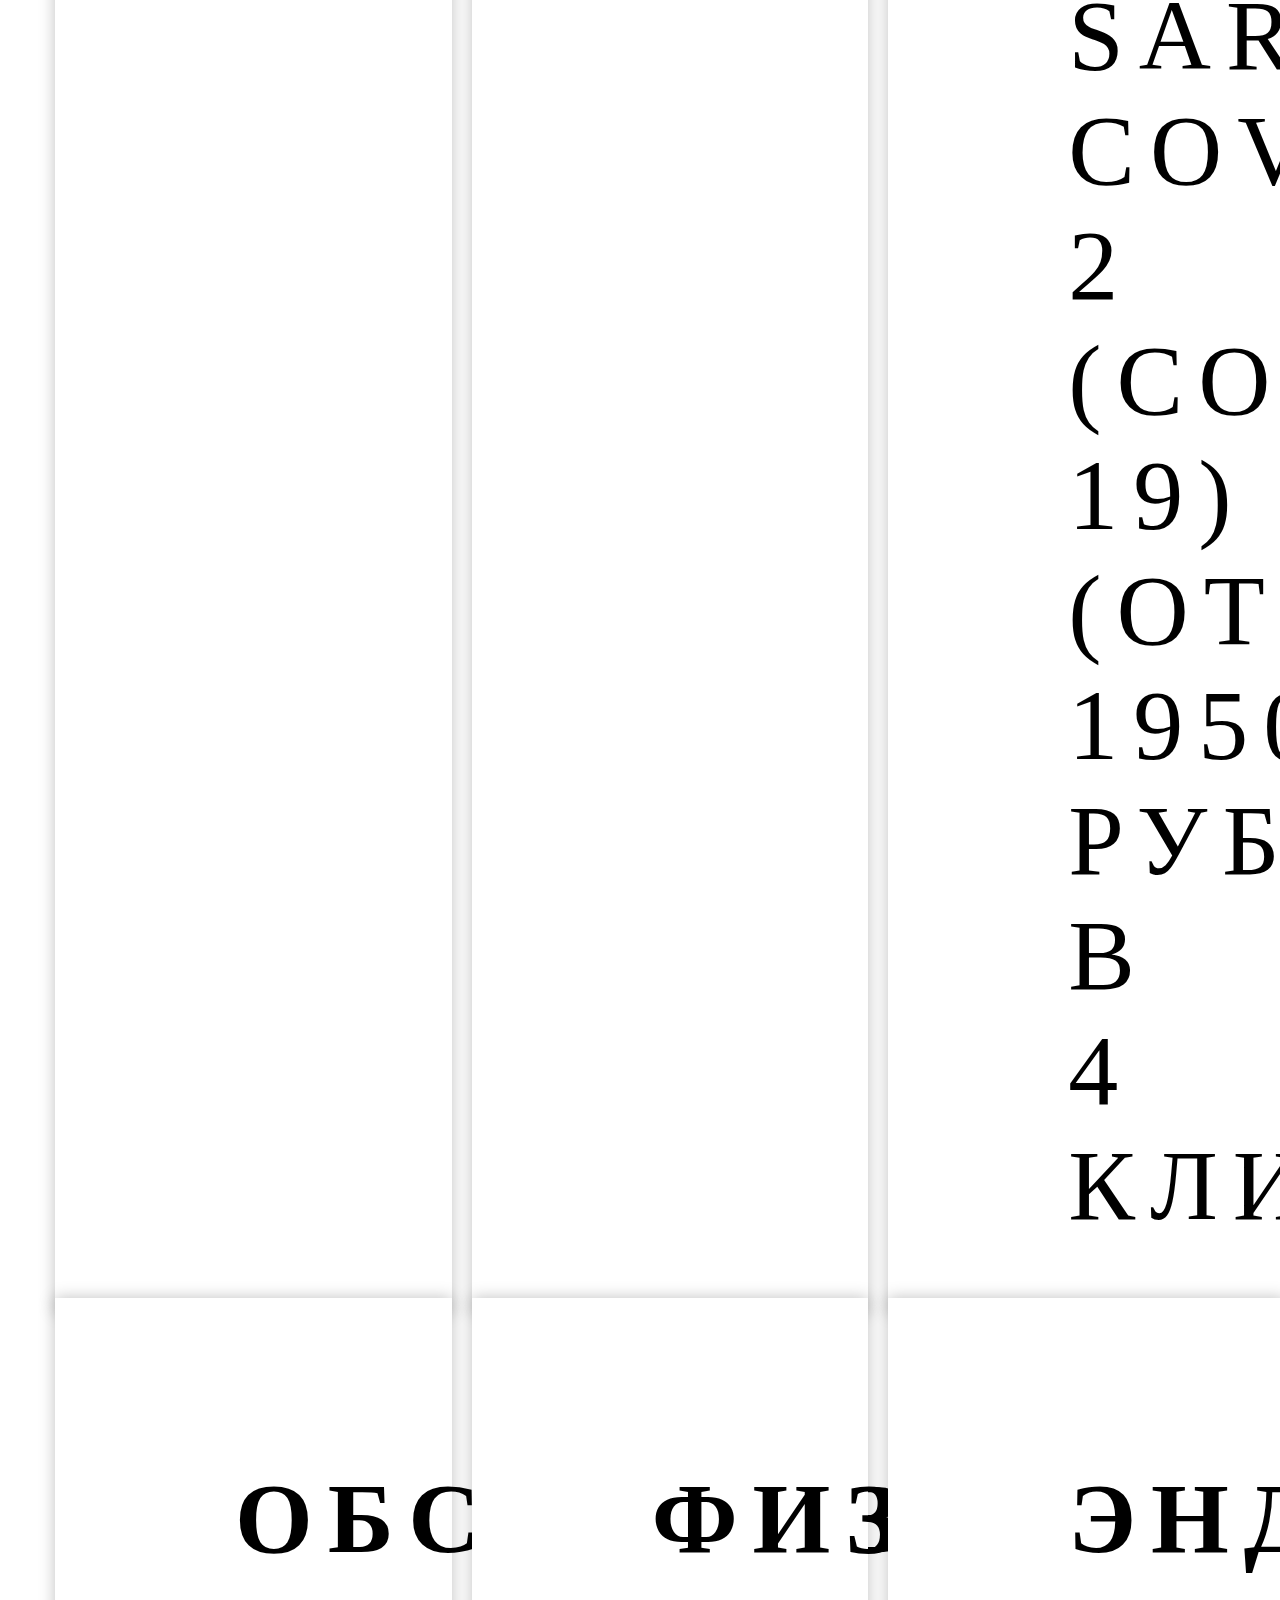
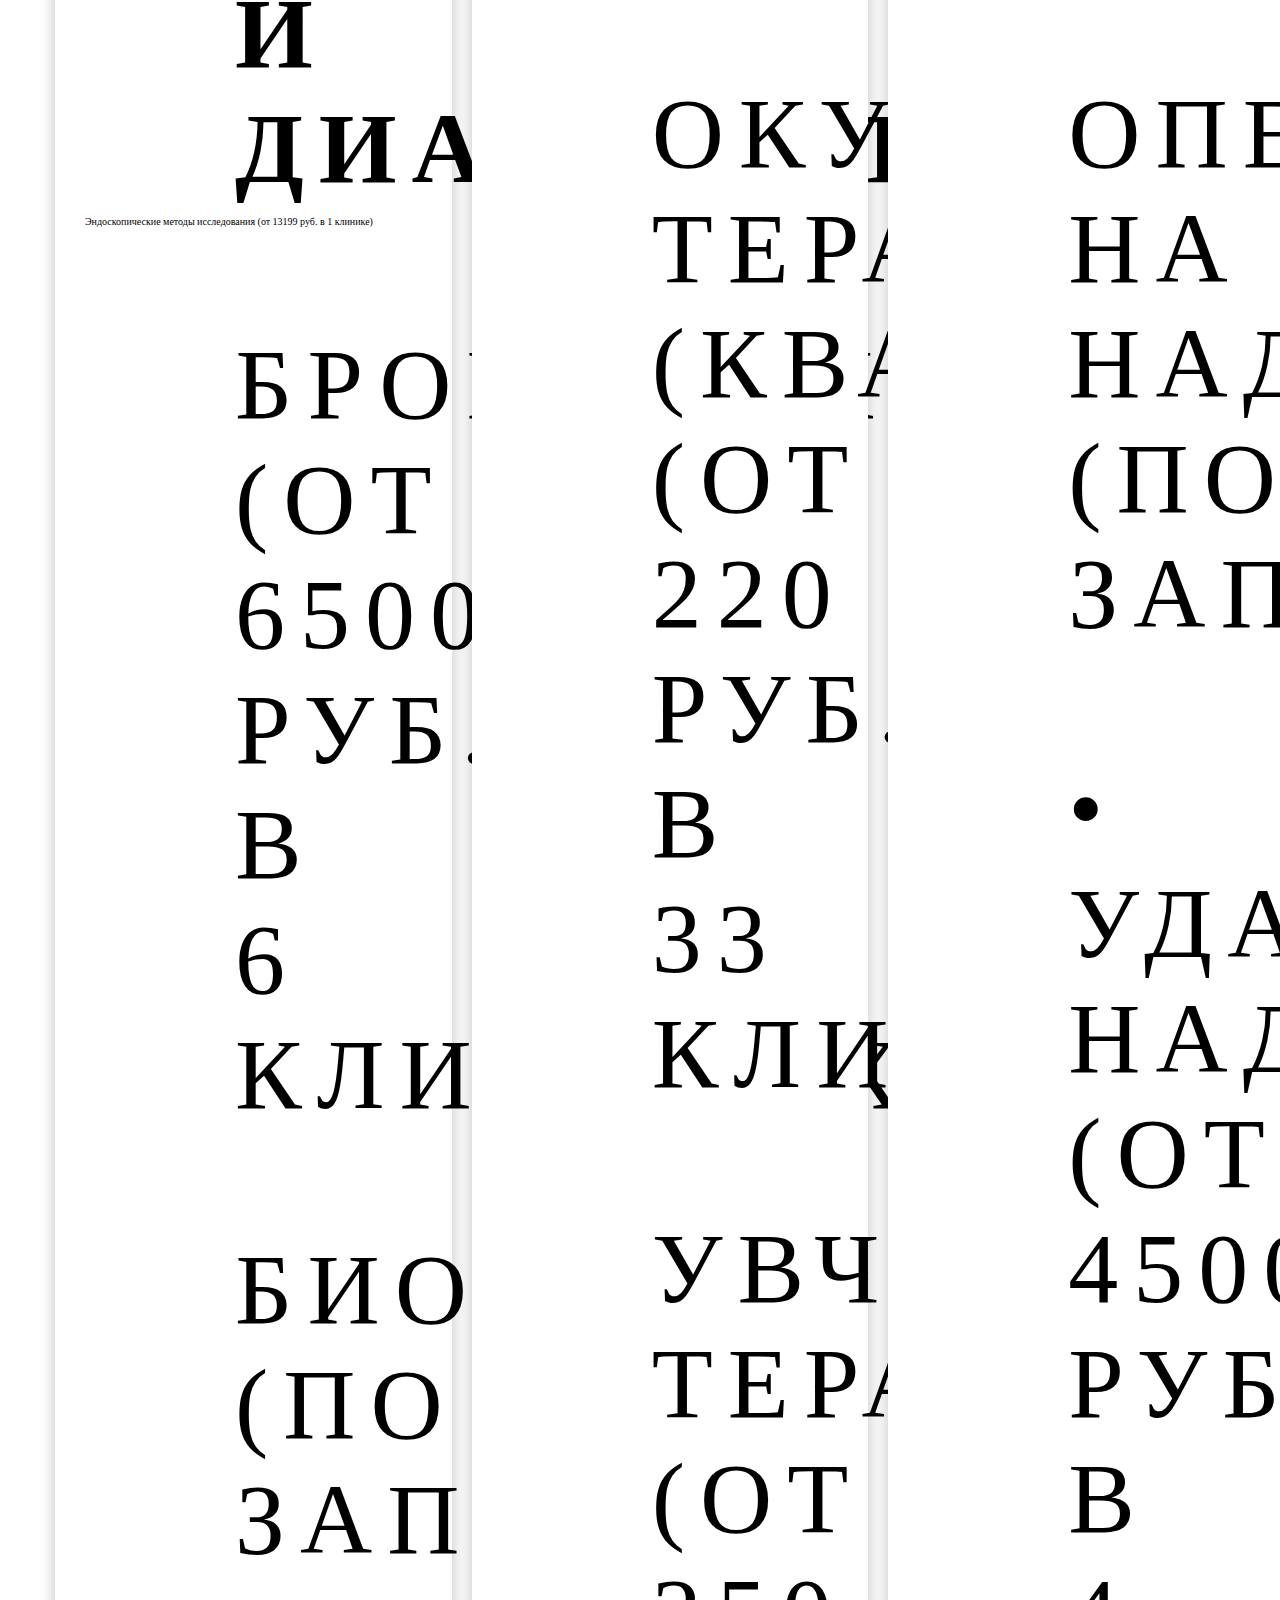
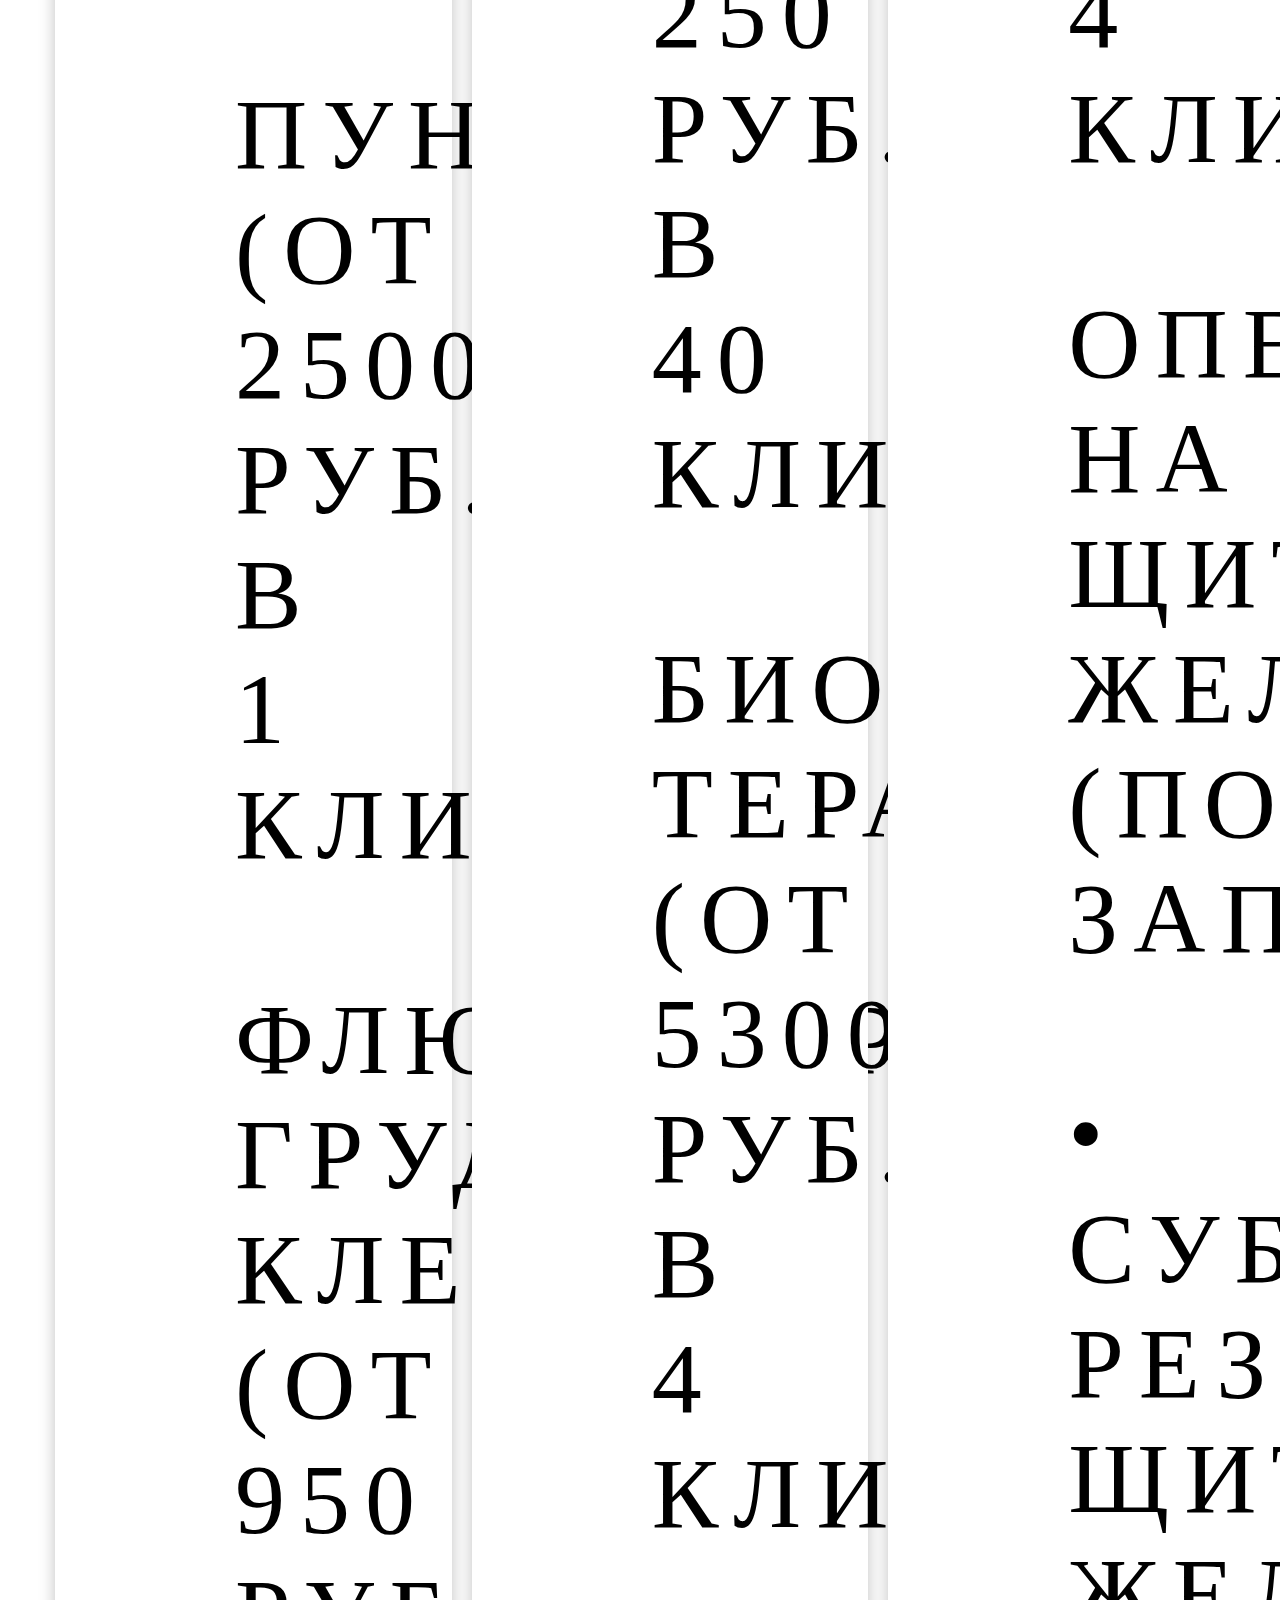
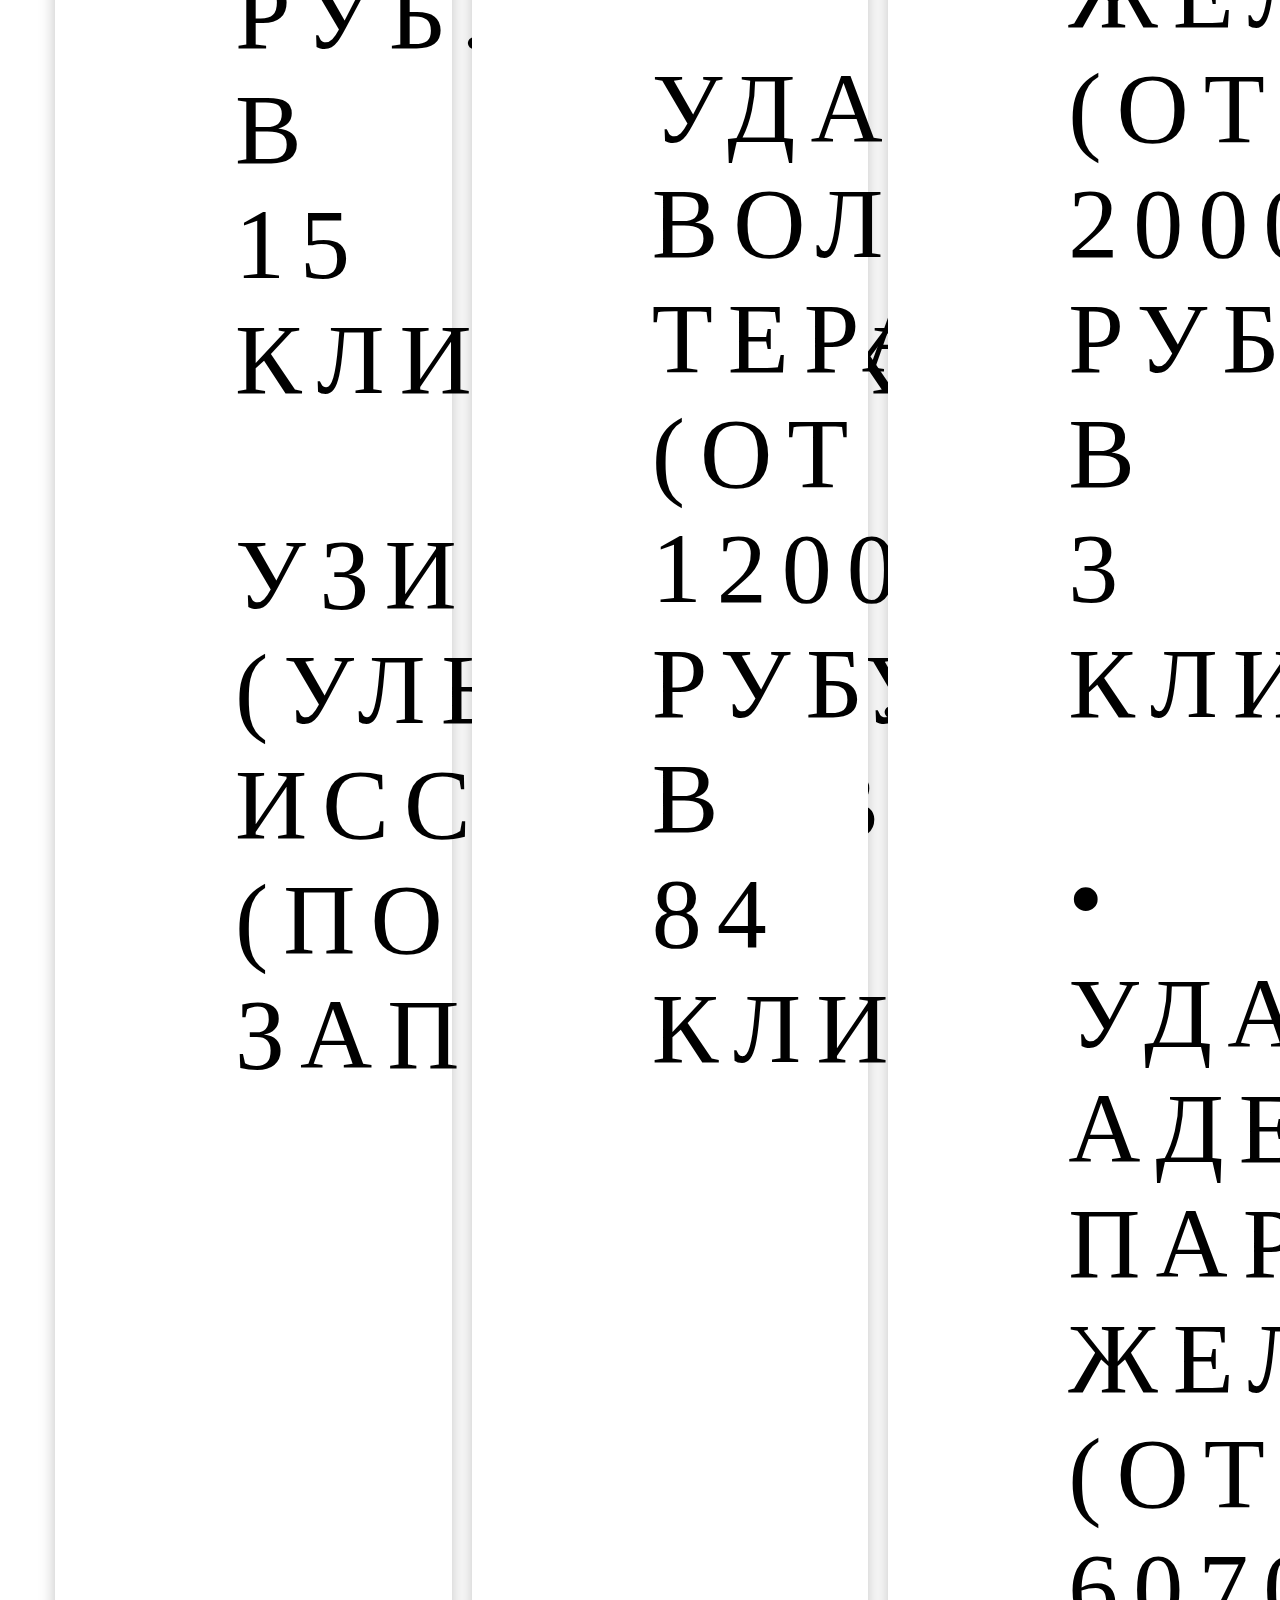
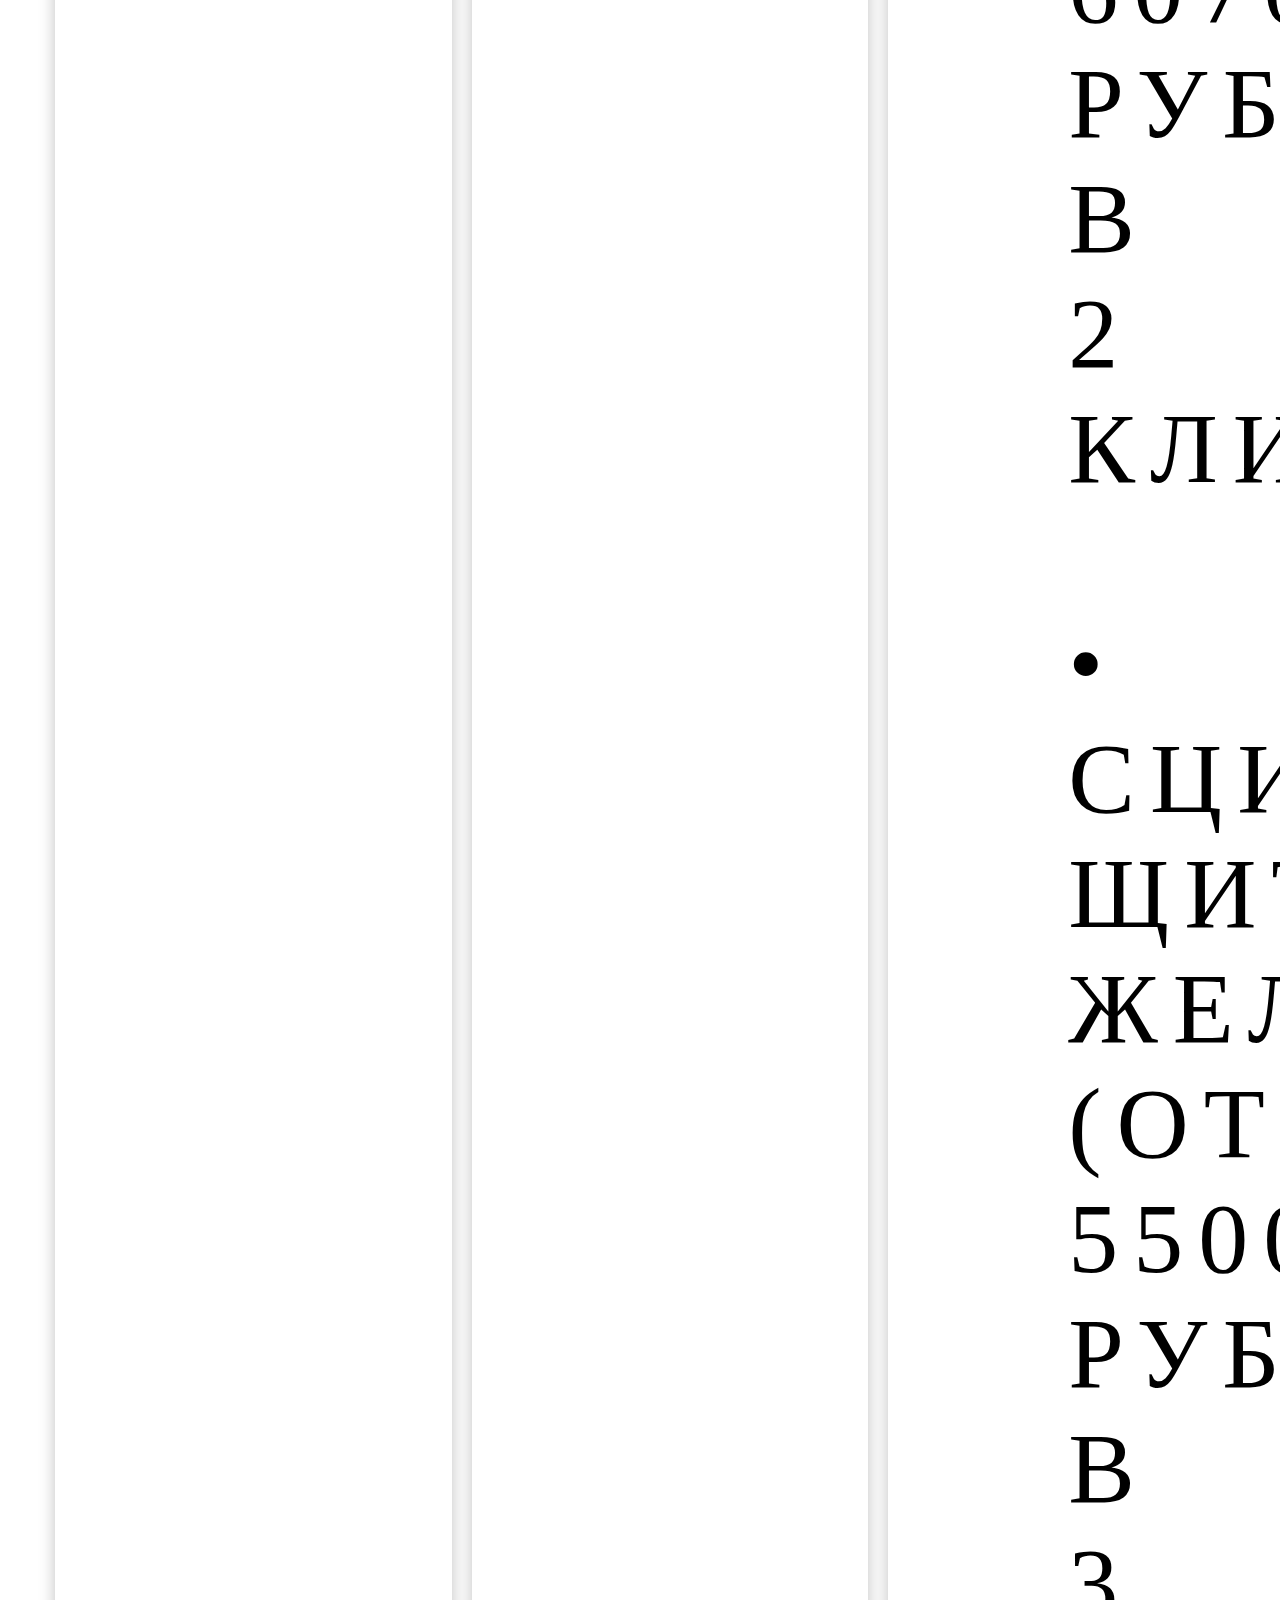
<file: services.html>
<!DOCTYPE html>
<html lang="en">
<head>
    <meta charset="UTF-8">
    <title>Title</title>
  <link rel="stylesheet" href="./css/zdorovie.css">
  <link rel="stylesheet" href="./css/services.css">
</head>
<body>
<section_header>
  <link href="https://fonts.googleapis.com/css?family=Josefin+Sans" rel="stylesheet">
  <div class="container-fluid">
    <!-- Background animtion-->
    <div class="background">
      <div class="cube"></div>
      <div class="cube"></div>
      <div class="cube"></div>
      <div class="cube"></div>
      <div class="cube"></div>
    </div>
    <!-- header -->
    <header>
      <nav>
        <ul>
          <li><a href="/index.html">Главная</a></li>
          <li><a href="/services.html">Услуги</a></li>
          <li><a href="/contacts.html">Контакты</a></li>
          <li><a href="/vxod.html">Пользователь</a></li>
          <li><a href="/vxod.html">Войти</a></li>
        </ul>
      </nav>
      <!-- logo -->
      <div class="logo"><span>Z</span></div>
      <!-- title & content -->
      <section class="header-content">
        <h1>Сервисы</h1>
        <p>Добро пожаловать в сервис "Здоровье" Мы - увлеченная группа людей, производящих высококачественные продукты,
          <br>призванные облегчить вашу жизнь.</p>
<!--        <button>Узнать больше</button>-->
        <button>Посмотреть услуги</button>
      </section>
    </header>
  </section_header>


<section class="section process">
  <div class="container">
    <h3 class="process_subtitle">Сервисы</h3>

    <div class="wrapper">

      <div class="block">
        <div class="process_item">
          <h4 class="services_titlee">Запись к врачу</h4>
          <p class="services_title">Свободная</p>
          <p class="services_titlee">Запись на вакцинацию </p>
          <p class="services_titlee">По направлению</p>
          <p class="services_titlee">Предстоящие посещения</p>
          <p class="services_titlee">По полису ОМС</p>
          <p class="services_titlee">Вызов врача на дом</p>
        </div>
      </div>

      <div class="block">
        <div class="process_item">
          <h4 class="services_titlee">Аллергология-иммунология</h4>
          <p class="services_titlee"> АСИТ без стоимости препарата (от 700 руб. в 4 клиниках)</p>
          <p class="services_titlee"> Аллергопробы (от 150 руб. в 33 клиниках)</p>
          <p class="services_titlee"> АСИТ Алюсталь (по запросу)</p>
          <p class="services_titlee"> АСИТ Фосталь (от 2500 рублей в 2 клиниках)</p>
        </div>
      </div>

      <div class="block">
        <div class="process_item">
          <h4 class="services_titlee">Вакцинация</h4>
          <p class="services_titlee">Вакцинация против пневмококковой инфекции (от 3300 руб. в 28 клиниках)</p>
          <p class="services_titlee">Вакцинация против клещевого энцефалита (от 800 руб. в 58 клиниках)</p>
          <p class="services_titlee">Вакцинация против гриппа (от 300 руб. в 74 клиниках)</p>
          <p class="services_titlee">Прививка от столбняка (от 420 руб. в 27 клиниках)</p>
          <p class="services_titlee">Вакцинация против ветряной оспы (от 24080 руб. в 5 клиниках)</p>
          <p class="services_titlee">Вакцинация против коронавируса SARS CoV-2 (covid-19) (от 1950 руб. в 4 клиниках)</p>
        </div>
      </div>
    </div>
    <div class="wrapper">

      <div class="block">
        <div class="process_item">
          <h4 class="services_titlee">Обследования и диагностики</h4>
          <p class="services_title">Эндоскопические методы исследования (от 13199 руб. в 1 клинике)</p>
          <p class="services_titlee">Бронхоскопия (от 6500 руб. в 6 клиниках)</p>
          <p class="services_titlee">Биопсия (по запросу)</p>
          <p class="services_titlee">Пункция (от 2500 руб. в 1 клинике)</p>
          <p class="services_titlee">Флюорография грудной клетки (от 950 руб. в 15 клиниках)</p>
          <p class="services_titlee">УЗИ (ультразвуковое исследование) (по запросу)</p>
        </div>
      </div>

      <div class="block">
        <div class="process_item">
          <h4 class="services_titlee">Физиотерапия</h4>
          <p class="services_titlee">ОКУФ-терапия (кварц) (от 220 руб. в 33 клиниках)</p>
          <p class="services_titlee">УВЧ-терапия (от 250 руб. в 40 клиниках)</p>
          <p class="services_titlee"> Биорезонансная терапия (от 5300 руб. в 4 клиниках)</p>
          <p class="services_titlee">Ударно-волновая терапия (от 1200 руб. в 84 клиниках) </p>
        </div>
      </div>

      <div class="block">
        <div class="process_item">
          <h4 class="services_titlee">Эндокринология</h4>
          <p class="services_titlee">Операции на надпочечниках (по запросу)</p>
          <p class="services_titlee">• Удаление надпочечника (от 45000 руб. в 4 клиниках)</p>
          <p class="services_titlee">Операции на щитовидной железе (по запросу)</p>
          <p class="services_titlee">• Субтотальная резекция щитовидной железы (от 20000 руб. в 3 клиниках)</p>
          <p class="services_titlee">• Удаление аденомы паращитовидной железы (от 60700 руб. в 2 клиниках)</p>
          <p class="services_titlee">• Сцинтиграфия щитовидной железы (от 5500 руб. в 3 клиниках)</p>
          <p class="services_titlee">• Сцинтиграфия щитовидной железы (по запросу)</p>
        </div>
      </div>
    </div>
    <div class="wrapper1">
      <div class="block">
        <div class="process_item">
          <h4 class="services_titlee">Неврология</h4>
          <p class="services_titlee">Паравертебральная блокада (от 800 руб. в 112 клиниках)</p>
          <p class="services_titlee">Эпидуральная блокада (от 1900 руб. в 29 клиниках)</p>
          <p class="services_titlee">Полисомнография (от 16000 руб. в 5 клиниках)</p>
          <p class="services_titlee">Ксенонотерапия (от 24000 руб. в 2 клиниках)</p>
          <p class="services_titlee">Акустические вызванные потенциалы (от 3600 руб. в 4 клиниках)</p>
          <p class="services_titlee">Электрокохлеография (от 8900 руб. в 1 клинике)</p>
        </div>
      </div>

      <div class="block">
        <div class="process_item">
          <h4 class="services_titlee">Сервисы ОСМ</h4>
          <p class="services_titlee">Медицинские оганизации по прикреплению </p>
          <p class="services_titlee">Сведения о медицинском полисе ОСМ</p>
        </div>
      </div>

      <div class="block">
        <div class="process_item">
          <h4 class="services_titlee">Справочный центр</h4>
          <p class="services_titlee">Справочник медицинскихх организаци </p>
          <p class="services_titlee">Медицинские огранизации на карте</p>
        </div>
      </div>
    </div>
  </div>
</section>


<footer class="footer">
  <div class="container">
    <div class="row">
      <div class="footer-col">
        <h4>Информация</h4>
        <ul>
          <li><a href="about.html">О нас</a></li>
          <li><a href="catalog.html">Услуги</a></li>
          <li><a href="#">Личный кабинет</a></li>
          <li><a href="#">Политика конфиденциальности</a></li>
        </ul>
      </div>

      <div class="footer-col">
        <h4>Контакты</h4>
        <ul>
          <li><a href="#">Все наши контакты</a></li>
          <li><a href="#">Тел: 8 800-555-45-34</a></li>
          <li><a href="#">Почта</a></li>
          <li><a href="#">Пн-Пт: 8:00 - 17:00</a></li>
        </ul>
      </div>
      <p class="footer_footer">© 2023 "Здоровье"</p>
    </div>
  </div>
</footer>

</body>
</html>
</file>
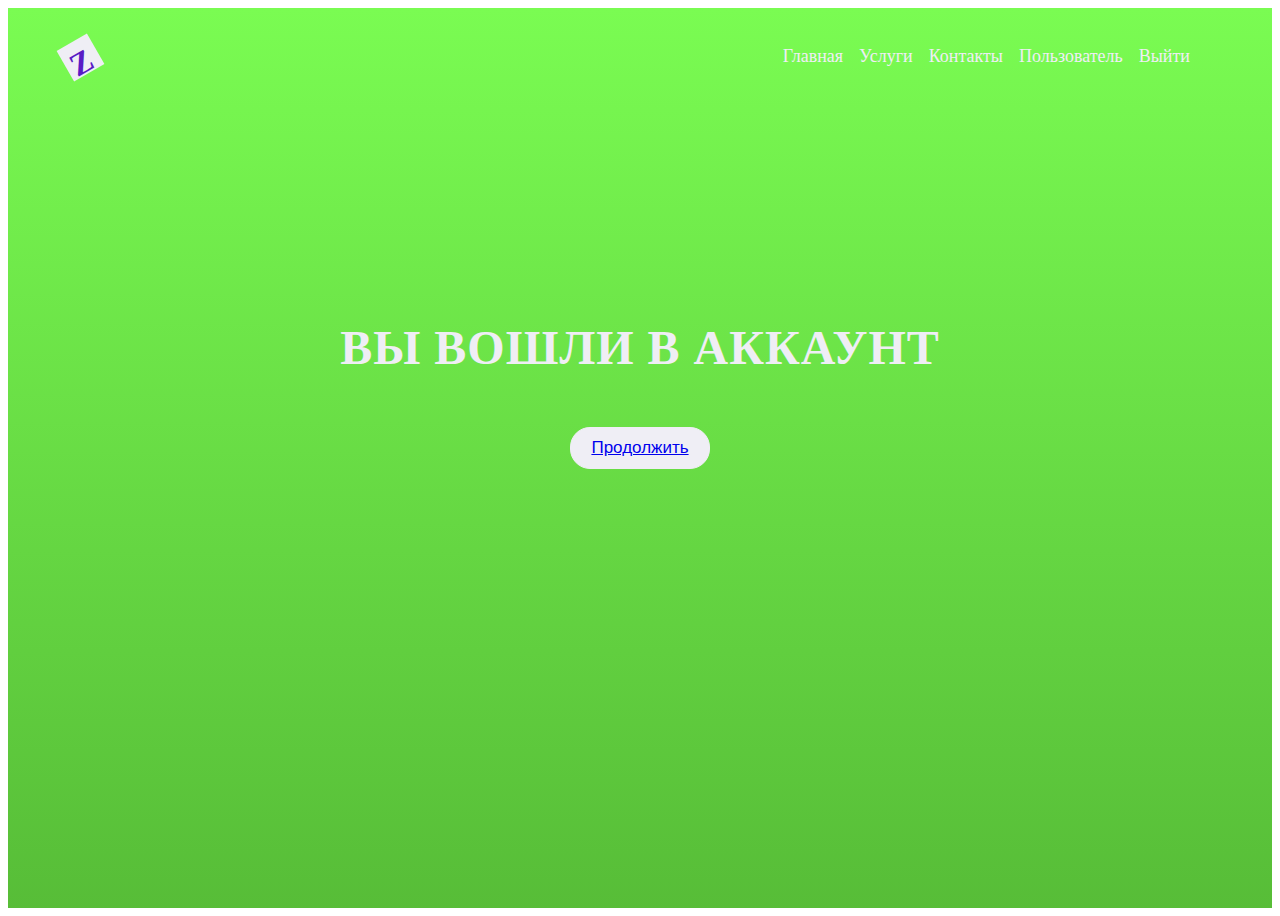
<file: user.html>
<!DOCTYPE html>
<html lang="en">
<head>
    <meta charset="UTF-8">
    <title>Title</title>
</head>
<body>
<!doctype html>
<html lang="en">
<head>
  <meta charset="UTF-8">
  <meta name="viewport"
        content="width=device-width, user-scalable=no, initial-scale=1.0, maximum-scale=1.0, minimum-scale=1.0">
  <meta http-equiv="X-UA-Compatible" content="ie=edge">
  <link rel="stylesheet" href="/css/zdorovie.css">

  <title>Document</title>
</head>
<body>
<section_header>
  <link href="https://fonts.googleapis.com/css?family=Josefin+Sans" rel="stylesheet">
  <div class="container-fluid">
    <!-- Background animtion-->
    <div class="background">
      <div class="cube"></div>
      <div class="cube"></div>
      <div class="cube"></div>
      <div class="cube"></div>
      <div class="cube"></div>
    </div>
    <!-- header -->
    <header>
      <nav>
        <ul>
          <li><a href="/index.html">Главная</a></li>
          <li><a href="/services.html">Услуги</a></li>
          <li><a href="/contacts.html">Контакты</a></li>
          <li><a href="/vxod.html">Пользователь</a></li>
          <li><a href="/vxod.html">Выйти</a></li>
        </ul>
      </nav>
      <!-- logo -->
      <div class="logo"><span>Z</span></div>
      <!-- title & content -->
      <section class="header-content">
        <h1>Вы вошли в аккаунт</h1>
        <p> </p>
        <button><a href="../user/index-session.php" class="btn">Продолжить</a></button>
      </section>
    </header>
</section_header>
</body>
</html>
</file>
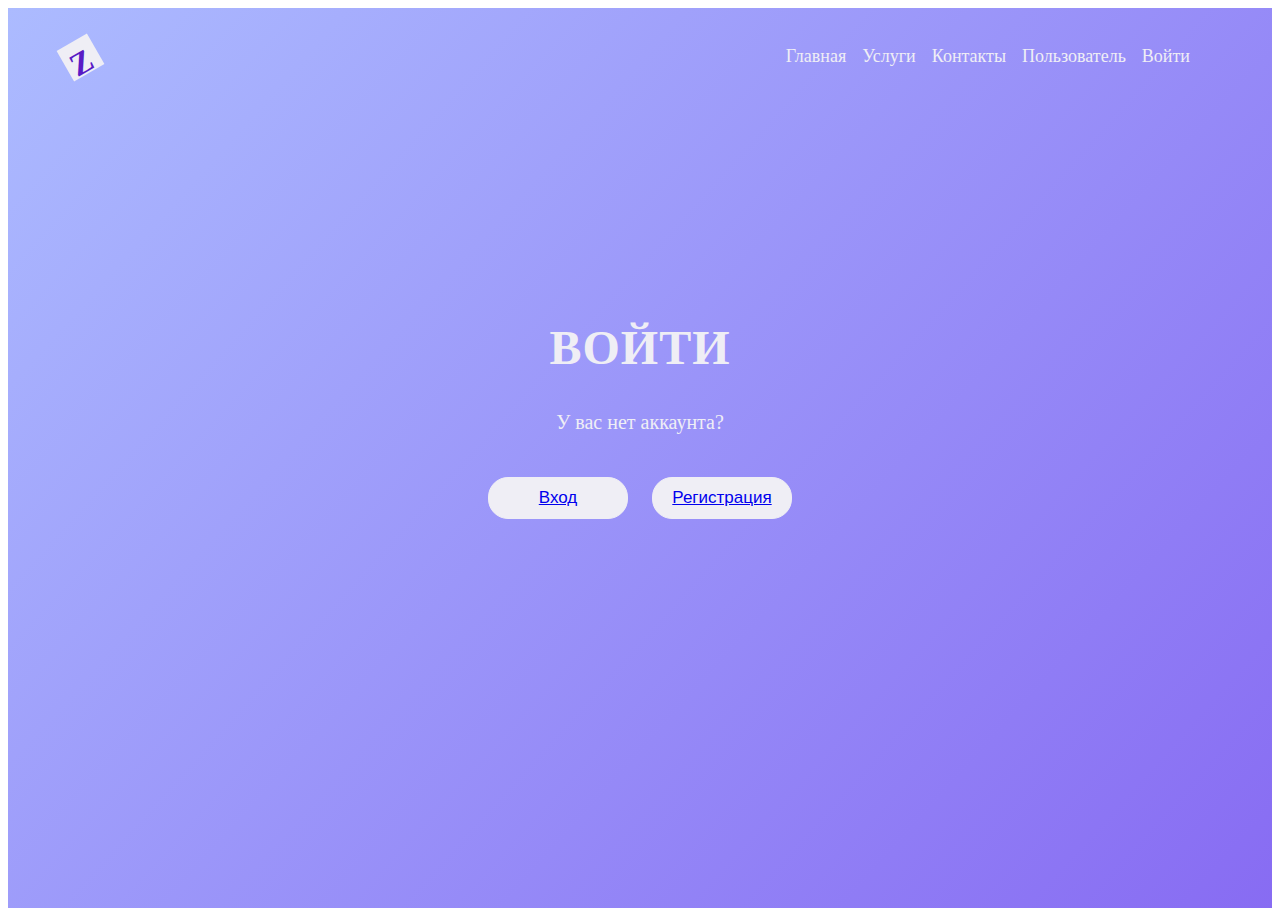
<file: vxod.html>
<!DOCTYPE html>
<html lang="en">
<head>
    <meta charset="UTF-8">
    <meta http-equiv="X-UA-Compatible" content="IE=edge">
    <meta name="viewport" content="width=device-width, initial-scale=1.0">
    <title>Document</title>
    <link rel="stylesheet" href="./css/vxod.css">
</head>
<body>
    <container_header_vxod>
        <link href="https://fonts.googleapis.com/css?family=Josefin+Sans" rel="stylesheet">
      <div class="container-fluid">
    <!-- Background animtion-->
        <div class="background">
           <div class="cube"></div>
           <div class="cube"></div>
           <div class="cube"></div>
           <div class="cube"></div>
          <div class="cube"></div>
        </div>
    <!-- header -->
       <header>
         <nav>
            <ul>
               <li><a href="/index.html">Главная</a></li>
                <li><a href="/services.html">Услуги</a></li>
                <li><a href="/contacts.html">Контакты</a></li>
                <li><a href="/vxod.html">Пользователь</a></li>
                <li><a href="/vxod.html">Войти</a></li>
             </ul>
           </nav>
    <!-- logo -->
          <div class="logo"><span>Z</span></div>
    <!-- title & content -->
          <section class="header-content">
             <h1>Войти</h1>
            <p>У вас нет аккаунта?</p>
            
            <button><a href="/vxod2.html">Вход</a></button>
            <button><a href="/regictr.html">Регистрация</a></button>
          </section>
      </header>
    </container_header_vxod>




    
</body>
</html>
</file>
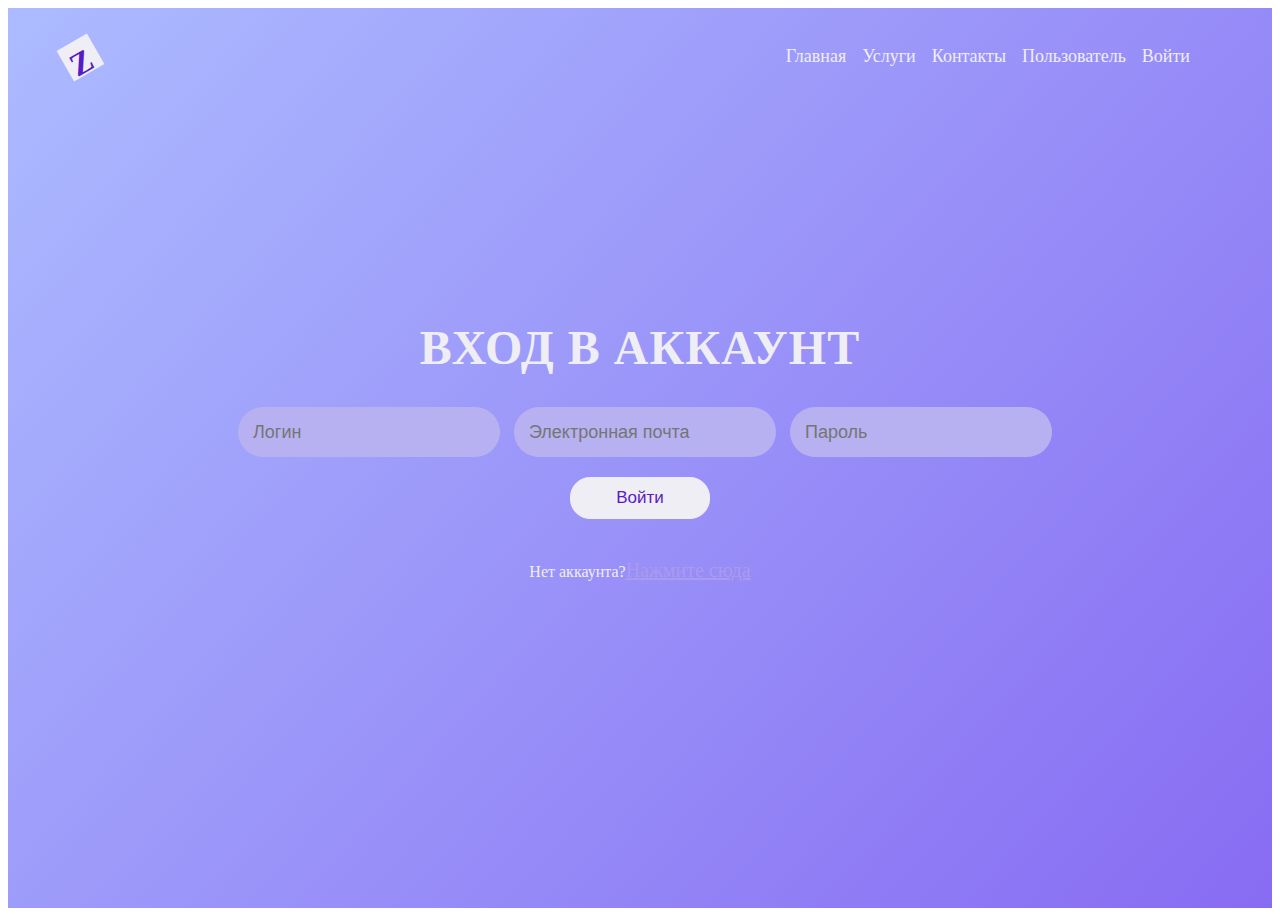
<file: vxod2.html>
<!DOCTYPE html>
<html lang="en">
<head>
    <meta charset="UTF-8">
    <meta http-equiv="X-UA-Compatible" content="IE=edge">
    <meta name="viewport" content="width=device-width, initial-scale=1.0">
    <title>Document</title>
    <link rel="stylesheet" href="./css/vxod2.css">
</head>
<body>
    <container_header_vxod>
        <link href="https://fonts.googleapis.com/css?family=Josefin+Sans" rel="stylesheet">
      <div class="container-fluid">
    <!-- Background animtion-->
        <div class="background">
           <div class="cube"></div>
           <div class="cube"></div>
           <div class="cube"></div>
           <div class="cube"></div>
          <div class="cube"></div>
        </div>
    <!-- header -->
       <header>
         <nav>
            <ul>
               <li><a href="/index.html">Главная</a></li>
                <li><a href="/services.html">Услуги</a></li>
                <li><a href="/contacts.html">Контакты</a></li>
                <li><a href="/vxod.html">Пользователь</a></li>
                <li><a href="/vxod.html">Войти</a></li>
             </ul>
           </nav>
    <!-- logo -->
          <div class="logo"><span>Z</span></div>
    <!-- title & content -->
          <section class="header-content">
             <h1>Вход в аккаунт</h1>
            <div id="wrapper">

                <form method="post" action="api/coresite/login.php">
                    <input class="form" type="text" id="login" name="login" placeholder="Логин" required>

                    <input class="form" type="email" id="email" name="email" placeholder="Электронная почта" required>

                    <input class="form" type="password" id="password" name="password" placeholder="Пароль" required>

                    <br><button type="submit" name="login">Войти</button>
                </form>
                    <p>Нет аккаунта?<a href="/regictr.html">Нажмите сюда</a></p>
            </div>
          </section>
      </header>
    </container_header_vxod>

</body>
</html>
</file>
<file: css/zdorovie.css>
.section_header {
  font-family: 'Josefin Sans', sans-serif;
  box-sizing: border-box;
}
.container-fluid{
  height: 100%;
  margin: 0;
  padding: 0;
  width: 100%;
  background: #FFF;
}
/* ============= Animation background ========= */
.background {
  /*background: #7afc52;*/
  background: linear-gradient(#7afc52, #347e1d, #155002);
  background-size: 400% 400%;
  animation: Gradient 15s ease infinite;
  position: relative;
  height: 100vh;
  width: 100%;
  overflow: hidden;
  padding:0;
  margin:0px;
}
.cube {
  position: absolute;
  top: 80vh;
  left: 45vw;
  width: 10px;
  height: 10px;
  border: solid 1px #D7D4E4;
  transform-origin: top left;
  transform: scale(0) rotate(0deg) translate(-50%, -50%);
  animation: cube 12s ease-in forwards infinite;
}
.cube:nth-child(2n) {
  border-color: #FFF ;
}
.cube:nth-child(2) {
  animation-delay: 2s;
  left: 25vw;
  top: 40vh;
}
.cube:nth-child(3) {
  animation-delay: 4s;
  left: 75vw;
  top: 50vh;
}
.cube:nth-child(4) {
  animation-delay: 6s;
  left: 90vw;
  top: 10vh;
}
.cube:nth-child(5) {
  animation-delay: 8s;
  left: 10vw;
  top: 85vh;
}
.cube:nth-child(6) {
  animation-delay: 10s;
  left: 50vw;
  top: 10vh;
}
/* ================= Header ============ */
header{
  position: absolute;
  top:0%;
  left: 0%;
  width:100%;
  margin: 0;
  padding: 0;
}
/* navbar */
nav{
  color: #FFF;
  float: right;
  margin:30px 90px;
}
nav ul{
  list-style: none;
}
nav ul li {
  float: left;
  transition: .3s;
}
nav ul li a{
  text-decoration: none;
  color: #EFEEF5;
  /*transition: .5;*/
  font-size: 18px;
  margin-left:16px;
}
nav ul li:hover a{
  text-decoration: none;
  color: #591BC5;
}
nav ul li:hover{
  height: 45px;
  padding-top: 30px;
  margin-top: -30px;
 background: #EFEEF5;
  text-decoration: none;
  transform: skew(15deg);
}
/* Logo */
.logo{
  width: 35px;
  height: 35px;
  background: #EFEEF5;
  margin: 40px 63px;
  float: left;
  transform: rotate(-30deg);
}
.logo span{
  color: #591BC5;
  font-size: 2em;
  line-height: 1.4;
  padding-left: 5px;
  font-weight: bold;
}
/* Header content & title & button*/
.header-content{
  margin-top:25%;
  text-align: center;
  color:  #EFEEF5;
}
.header-content h1{
  text-transform: uppercase;
  font-size: 3em;
  letter-spacing: 1px;
}
.header-content p {
  font-size: 20px;
  line-height: 1.5;
  margin: 20px auto;
}
.header-content button{
  width: 140px;
  margin:20px 10px;
  color: #591BC5;
  font-size: 17px;
  border:1px solid #EFEEF5;
  font-weight: 500;
  background: #EFEEF5;
  border-radius: 20px;
  padding: 10px;
  cursor:pointer;
  transition: .3s;
}
.header-content button:hover{
  border-radius: 0;
}
/* Animate Background*/
@keyframes Gradient {
  0% {
    background-position: 0% 50%;
  }
  50% {
    background-position: 100% 50%;
  }
  100% {
    background-position: 0% 50%;
  }
}
@keyframes cube {
  from {
    transform: scale(0) rotate(0deg) translate(-50%, -50%);
    opacity: 1;
  }
  to {
    transform: scale(20) rotate(960deg) translate(-50%, -50%);
    opacity: 0;
  }
}




.info {
  background-color: #f2edf5;
  padding-top: 100px;
}

.info_box {
  display: inline-block;
  margin-left: 15%;
  width: 260px;
}

.info_title {
  margin-left: 15%;
  height: 90px;
  font-size: 40px;
  line-height: 110%;
  letter-spacing: 0.02em;
  color: #000000;
}

.info_text {
  font-size: 25px;
  line-height: 140%;
  letter-spacing: 0.02em;
  color: #000000;
}

.info_subtext {
  padding-bottom: 50px;
  font-size: 17px;
  line-height: 140%;
  letter-spacing: 0.02em;
  color: #000000;
}







.info1 {
  background-color: #f2edf5;
  padding-top: 100px;
  justify-content: center;
}

.info_box1 {
  background: rgb(215, 218, 217);
  border-radius: 30px;
  padding: 15px;
  margin-bottom: 50px;
  display: inline-block;
  margin-left: 15%;
  width: 260px;
}

.info_title1 {
  margin-left: 15%;
  height: 90px;
  font-size: 40px;
  line-height: 110%;
  letter-spacing: 0.02em;
  color: #000000;
}

.info_text1 {
  justify-content: center;
  font-size: 25px;
  line-height: 140%;
  letter-spacing: 0.02em;
  color: #000000;
}

.info_subtext1 {
  justify-content: center;
  padding-bottom: 50px;
  font-size: 17px;
  line-height: 140%;
  letter-spacing: 0.02em;
  color: #000000;
}

















/*footer начало*/
.container{
  max-width: 1170px;
  margin:auto;
}
.row{
  display: flex;
  flex-wrap: wrap;
}
ul{
  list-style: none;
}
.footer{
  background-color: #24262b;
    padding: 70px 0;
}
.footer-col{
   width: 20%;
   padding: 0 15px;
}
.footer-col h4{
  font-size: 18px;
  color: #ffffff;
  /* text-transform: capitalize; */
  margin-bottom: 35px;
  font-weight: 500;
  position: relative;
}
.footer-col h4::before{
  content: '';
  position: absolute;
  left:0;
  bottom: -10px;
  background-color: #62142e;
  height: 2px;
  box-sizing: border-box;
  width: 70px;
}
.footer-col ul li:not(:last-child){
  margin-bottom: 10px;
}
.footer-col ul li a{
  font-size: 16px;
  text-transform: capitalize;
  color: #ffffff;
  text-decoration: none;
  font-weight: 300;
  color: #bbbbbb;
  display: block;
  transition: all 0.3s ease;
}
.footer-col ul li a:hover{
  color: #ffffff;
  padding-left: 8px;
}

.footer_footer {
  color: #ffffff;
  padding-top: 30px;
  margin-left: auto;
  margin-right: auto;
}

/*responsive*/
@media(max-width: 767px){
  .footer-col{
    width: 50%;
    margin-bottom: 30px;
}
}
@media(max-width: 574px){
  .footer-col{
    width: 100%;
}
}
/*footer конец*/
</file>
<file: css/contacts.css>
.contacts_card {
    margin-top: 200px;
    margin-left: auto;
    margin-right: auto;
    display: flex;
    flex-wrap: wrap;
    justify-content: center;
    height: 400px;
    width: 1100px;
    
}

.contacts {
    /* margin-left: 12%; */
    margin-top: 150px;
    
    
}

.contacts_title1 {
    font-size: 36px;
    color: rgb(86, 31, 31);
    
}

.contacts_text {
    text-align: center;
    font-size: 18px;

}

.contacts_subtitle {
    padding-bottom: 100px;
  
}

.contacts_tel {
    display: flex;
    flex-wrap: wrap;
    justify-content: center;
    font-size: 18px;

}

.contacts_tel_subtitle {
    color: rgb(236, 50, 50);
    margin-bottom: 50px;
    display: inline-block;
}
</file>
<file: css/registr.css>
.container_header {
    font-family: 'Josefin Sans', sans-serif;
    box-sizing: border-box;
  }
  .container-fluid{
    height: 100%;
    margin: 0;
    padding: 0;
    width: 100%;
    background: #FFF;
  }
  /* ============= Animation background ========= */
  .background {
    background: linear-gradient(132deg, #acbbff, #631ce6, #322550);
    background-size: 400% 400%;
    animation: Gradient 15s ease infinite;
    position: relative;
    height: 100vh;
    width: 100%;
    overflow: hidden;
    padding:0;
    margin:0px;
  }
  .cube {
    position: absolute;
    top: 80vh;
    left: 45vw;
    width: 10px;
    height: 10px;
    border: solid 1px #D7D4E4;
    transform-origin: top left;
    transform: scale(0) rotate(0deg) translate(-50%, -50%);
    animation: cube 12s ease-in forwards infinite;
  }
  .cube:nth-child(2n) {
    border-color: #FFF ;
  }
  .cube:nth-child(2) {
    animation-delay: 2s;
    left: 25vw;
    top: 40vh;
  }
  .cube:nth-child(3) {
    animation-delay: 4s;
    left: 75vw;
    top: 50vh;
  }
  .cube:nth-child(4) {
    animation-delay: 6s;
    left: 90vw;
    top: 10vh;
  }
  .cube:nth-child(5) {
    animation-delay: 8s;
    left: 10vw;
    top: 85vh;
  }
  .cube:nth-child(6) {
    animation-delay: 10s;
    left: 50vw;
    top: 10vh;
  }
  /* ================= Header ============ */
  header{
    position: absolute;
    top:0%;
    left: 0%;
    width:100%;
    margin: 0;
    padding: 0;
  }
  /* navbar */
  nav{
    color: #FFF;
    float: right;
    margin:30px 90px;
  }
  nav ul{
    list-style: none;
  }
  nav ul li {
    float: left;
    transition: .3s;
  }
  nav ul li a{
    text-decoration: none;
    color: #EFEEF5;
    transition: .5;
    font-size: 18px;
    margin-left:16px;
  }
  nav ul li:hover a{
    text-decoration: none;
    color: #591BC5;;
  }
  nav ul li:hover{
    height: 45px;
    padding-top: 30px;
    margin-top: -30px;
   background: #EFEEF5;
    text-decoration: none;
    transform: skew(15deg);
  }
  /* Logo */
  .logo{
    width: 35px;
    height: 35px;
    background: #EFEEF5;
    margin: 40px 63px;
    float: left;
    transform: rotate(-30deg);
  }
  .logo span{
    color: #591BC5;
    font-size: 2em;
    line-height: 1.4;
    padding-left: 5px;
    font-weight: bold;
  }
  /* Header content & title & button*/
  .header-content{
    margin-top:25%;
    text-align: center;
    color:  #EFEEF5;
  }
  .header-content h1{
    text-transform: uppercase;
    font-size: 3em;
    letter-spacing: 1px;
  }
  .header-content p a{
    color: #aa9bec;
    font-size: 20px;
    line-height: 1.5;
    margin: 20px auto;
  }
  .header-content button{
    width: 140px;
    margin:20px 10px;
    color: #591BC5;
    font-size: 17px;
    border:1px solid #EFEEF5;
    font-weight: 500;
    background: #EFEEF5;
    border-radius: 20px;
    padding: 10px;
    cursor:pointer;
    transition: .3s;
  }
  .header-content button:hover{
    border-radius: 0;
  }
  /* Animate Background*/
  @keyframes Gradient {
    0% {
      background-position: 0% 50%;
    }
    50% {
      background-position: 100% 50%;
    }
    100% {
      background-position: 0% 50%;
    }
  }
  @keyframes cube {
    from {
      transform: scale(0) rotate(0deg) translate(-50%, -50%);
      opacity: 1;
    }
    to {
      transform: scale(20) rotate(960deg) translate(-50%, -50%);
      opacity: 0;
    }
  }



.form {
  margin-left: 10px;
  display: inline-flex;
  align-items: center;
  justify-content: center;
  color: white;
  text-decoration: none;
  font-size: 18px;
  height: 50px;
  font-weight: 500;
  background-color: #b8b1f1;
  min-width: 200px;
  padding: 0 15px;
  transition: background-color .4s ease;
  cursor: pointer;
  outline: 0;
  border: 0;
  border-radius: 50px;

  }
</file>
<file: css/services.css>
.process_title {
    margin-bottom: 60px;
    font-size: 148px;
    font-weight: 900;
    text-transform: uppercase;
    text-align: center;
    line-height: 1;
}

.process_subtitle {
    margin-bottom: 90px;
    font-size: 40px;
    font-weight: 600;
    text-transform: uppercase;
    letter-spacing: 0.15em;
    text-align: center;
}

.process_item {
    padding: 30px 30px 15px;
    height: 100%;
    min-height: 150px;
    background: #ffffff;
    box-shadow: 0 0 15px rgba(0, 0, 0, 0.25);
}

.process_subtitle {
    padding-top: 150px;
}

.block_title {
    font-size: 30px;
    margin-bottom: 15px;
    letter-spacing: 0.15em;
    text-transform: uppercase;
}

.block_title.text-white {
    color: white;
}

.block_link {
    margin-bottom: 60px;
    display: inline-block;
    letter-spacing: 0.15em;
    color: black;
    text-transform: uppercase;
}

.block_link:hover {
    text-decoration: none;
}

.wrapper {
    display: flex;
    margin: 0 -10px;
    padding-bottom: 30px;
}

.block {
    width: 33.33%;
    padding: 0 10px;

}

.text-upper {
    text-transform: uppercase;
}

.wrapper1 {
    display: flex;
    margin: 0 -10px;
    padding-top: 30px;
    padding-bottom: 60px;
}

.process_subtitle1 {
    margin-bottom: 20px;
    font-size: 40px;
    font-weight: 600;
    text-transform: uppercase;
    letter-spacing: 0.15em;
    text-align: center;

}

.info_title1 {
    text-align:justify;
    margin-bottom: 10px;
    font-size: 14px;
    letter-spacing: 0.15em;
    text-transform: uppercase;
    padding-left: 150px;
    padding-right: 150px;
}

.services_titlee {
    text-align:justify;
    margin-bottom: 10px;
    font-size: 100px;
    letter-spacing: 0.15em;
    text-transform: uppercase;
    padding-left: 150px;
    padding-right: 150px;
}

.services_title {
    font-size: 10px;
}

.process_subtitle2 {
    padding-top: 100px;
    margin-bottom: 70px;
    font-size: 40px;
    font-weight: 600;
    text-transform: uppercase;
    letter-spacing: 0.15em;
    text-align: center;

}

.info_title2 {
    text-align:justify;
    margin-left: 12%;
    margin-right: 12%;
    margin-bottom: 10px;
    font-size: 14px;
    letter-spacing: 0.15em;
    text-transform: uppercase;
    padding-left: 150px;
    padding-right: 150px;
    padding-bottom: 150px;
}
</file>
<file: css/vxod.css>
.container_header {
    font-family: 'Josefin Sans', sans-serif;
    box-sizing: border-box;
  }
  .container-fluid{
    height: 100%;
    margin: 0;
    padding: 0;
    width: 100%;
    background: #FFF;
  }
  /* ============= Animation background ========= */
  .background {
    background: linear-gradient(132deg, #acbbff, #631ce6, #322550);
    background-size: 400% 400%;
    animation: Gradient 15s ease infinite;
    position: relative;
    height: 100vh;
    width: 100%;
    overflow: hidden;
    padding:0;
    margin:0px;
  }
  .cube {
    position: absolute;
    top: 80vh;
    left: 45vw;
    width: 10px;
    height: 10px;
    border: solid 1px #D7D4E4;
    transform-origin: top left;
    transform: scale(0) rotate(0deg) translate(-50%, -50%);
    animation: cube 12s ease-in forwards infinite;
  }
  .cube:nth-child(2n) {
    border-color: #FFF ;
  }
  .cube:nth-child(2) {
    animation-delay: 2s;
    left: 25vw;
    top: 40vh;
  }
  .cube:nth-child(3) {
    animation-delay: 4s;
    left: 75vw;
    top: 50vh;
  }
  .cube:nth-child(4) {
    animation-delay: 6s;
    left: 90vw;
    top: 10vh;
  }
  .cube:nth-child(5) {
    animation-delay: 8s;
    left: 10vw;
    top: 85vh;
  }
  .cube:nth-child(6) {
    animation-delay: 10s;
    left: 50vw;
    top: 10vh;
  }
  /* ================= Header ============ */
  header{
    position: absolute;
    top:0%;
    left: 0%;
    width:100%;
    margin: 0;
    padding: 0;
  }
  /* navbar */
  nav{
    color: #FFF;
    float: right;
    margin:30px 90px;
  }
  nav ul{
    list-style: none;
  }
  nav ul li {
    float: left;
    transition: .3s;
  }
  nav ul li a{
    text-decoration: none;
    color: #EFEEF5;
    transition: .5;
    font-size: 18px;
    margin-left:16px;
  }
  nav ul li:hover a{
    text-decoration: none;
    color: #591BC5;;
  }
  nav ul li:hover{
    height: 45px;
    padding-top: 30px;
    margin-top: -30px;
   background: #EFEEF5;
    text-decoration: none;
    transform: skew(15deg);
  }
  /* Logo */
  .logo{
    width: 35px;
    height: 35px;
    background: #EFEEF5;
    margin: 40px 63px;
    float: left;
    transform: rotate(-30deg);
  }
  .logo span{
    color: #591BC5;
    font-size: 2em;
    line-height: 1.4;
    padding-left: 5px;
    font-weight: bold;
  }
  /* Header content & title & button*/
  .header-content{
    margin-top:25%;
    text-align: center;
    color:  #EFEEF5;
  }
  .header-content h1{
    text-transform: uppercase;
    font-size: 3em;
    letter-spacing: 1px;
  }
  .header-content p {
    font-size: 20px;
    line-height: 1.5;
    margin: 20px auto;
  }
  .header-content button{
    width: 140px;
    margin:20px 10px;
    color: #591BC5;
    font-size: 17px;
    border:1px solid #EFEEF5;
    font-weight: 500;
    background: #EFEEF5;
    border-radius: 20px;
    padding: 10px;
    cursor:pointer;
    transition: .3s;
  }
  .header-content button:hover{
    border-radius: 0;
  }
  /* Animate Background*/
  @keyframes Gradient {
    0% {
      background-position: 0% 50%;
    }
    50% {
      background-position: 100% 50%;
    }
    100% {
      background-position: 0% 50%;
    }
  }
  @keyframes cube {
    from {
      transform: scale(0) rotate(0deg) translate(-50%, -50%);
      opacity: 1;
    }
    to {
      transform: scale(20) rotate(960deg) translate(-50%, -50%);
      opacity: 0;
    }
  }
</file>
<file: css/vxod2.css>
.container_header {
    font-family: 'Josefin Sans', sans-serif;
    box-sizing: border-box;
  }
  .container-fluid{
    height: 100%;
    margin: 0;
    padding: 0;
    width: 100%;
    background: #FFF;
  }
  /* ============= Animation background ========= */
  .background {
    background: linear-gradient(132deg, #acbbff, #631ce6, #322550);
    background-size: 400% 400%;
    animation: Gradient 15s ease infinite;
    position: relative;
    height: 100vh;
    width: 100%;
    overflow: hidden;
    padding:0;
    margin:0px;
  }
  .cube {
    position: absolute;
    top: 80vh;
    left: 45vw;
    width: 10px;
    height: 10px;
    border: solid 1px #D7D4E4;
    transform-origin: top left;
    transform: scale(0) rotate(0deg) translate(-50%, -50%);
    animation: cube 12s ease-in forwards infinite;
  }
  .cube:nth-child(2n) {
    border-color: #FFF ;
  }
  .cube:nth-child(2) {
    animation-delay: 2s;
    left: 25vw;
    top: 40vh;
  }
  .cube:nth-child(3) {
    animation-delay: 4s;
    left: 75vw;
    top: 50vh;
  }
  .cube:nth-child(4) {
    animation-delay: 6s;
    left: 90vw;
    top: 10vh;
  }
  .cube:nth-child(5) {
    animation-delay: 8s;
    left: 10vw;
    top: 85vh;
  }
  .cube:nth-child(6) {
    animation-delay: 10s;
    left: 50vw;
    top: 10vh;
  }
  /* ================= Header ============ */
  header{
    position: absolute;
    top:0%;
    left: 0%;
    width:100%;
    margin: 0;
    padding: 0;
  }
  /* navbar */
  nav{
    color: #FFF;
    float: right;
    margin:30px 90px;
  }
  nav ul{
    list-style: none;
  }
  nav ul li {
    float: left;
    transition: .3s;
  }
  nav ul li a{
    text-decoration: none;
    color: #EFEEF5;
    transition: .5;
    font-size: 18px;
    margin-left:16px;
  }
  nav ul li:hover a{
    text-decoration: none;
    color: #591BC5;;
  }
  nav ul li:hover{
    height: 45px;
    padding-top: 30px;
    margin-top: -30px;
   background: #EFEEF5;
    text-decoration: none;
    transform: skew(15deg);
  }
  /* Logo */
  .logo{
    width: 35px;
    height: 35px;
    background: #EFEEF5;
    margin: 40px 63px;
    float: left;
    transform: rotate(-30deg);
  }
  .logo span{
    color: #591BC5;
    font-size: 2em;
    line-height: 1.4;
    padding-left: 5px;
    font-weight: bold;
  }
  /* Header content & title & button*/
  .header-content{
    margin-top:25%;
    text-align: center;
    color:  #EFEEF5;
  }
  .header-content h1{
    text-transform: uppercase;
    font-size: 3em;
    letter-spacing: 1px;
  }
  .header-content p a{
    color: #aa9bec;
    font-size: 20px;
    line-height: 1.5;
    margin: 20px auto;
  }
  .header-content button{
    width: 140px;
    margin:20px 10px;
    color: #591BC5;
    font-size: 17px;
    border:1px solid #EFEEF5;
    font-weight: 500;
    background: #EFEEF5;
    border-radius: 20px;
    padding: 10px;
    cursor:pointer;
    transition: .3s;
  }
  .header-content button:hover{
    border-radius: 0;
  }
  /* Animate Background*/
  @keyframes Gradient {
    0% {
      background-position: 0% 50%;
    }
    50% {
      background-position: 100% 50%;
    }
    100% {
      background-position: 0% 50%;
    }
  }
  @keyframes cube {
    from {
      transform: scale(0) rotate(0deg) translate(-50%, -50%);
      opacity: 1;
    }
    to {
      transform: scale(20) rotate(960deg) translate(-50%, -50%);
      opacity: 0;
    }
  }



.form {
  margin-left: 10px;
  display: inline-flex;
  align-items: center;
  justify-content: center;
  color: white;
  text-decoration: none;
  font-size: 18px;
  height: 50px;
  font-weight: 500;
  background-color: #b8b1f1;
  min-width: 200px;
  padding: 0 15px;
  transition: background-color .4s ease;
  cursor: pointer;
  outline: 0;
  border: 0;
  border-radius: 50px;

  }
</file>
